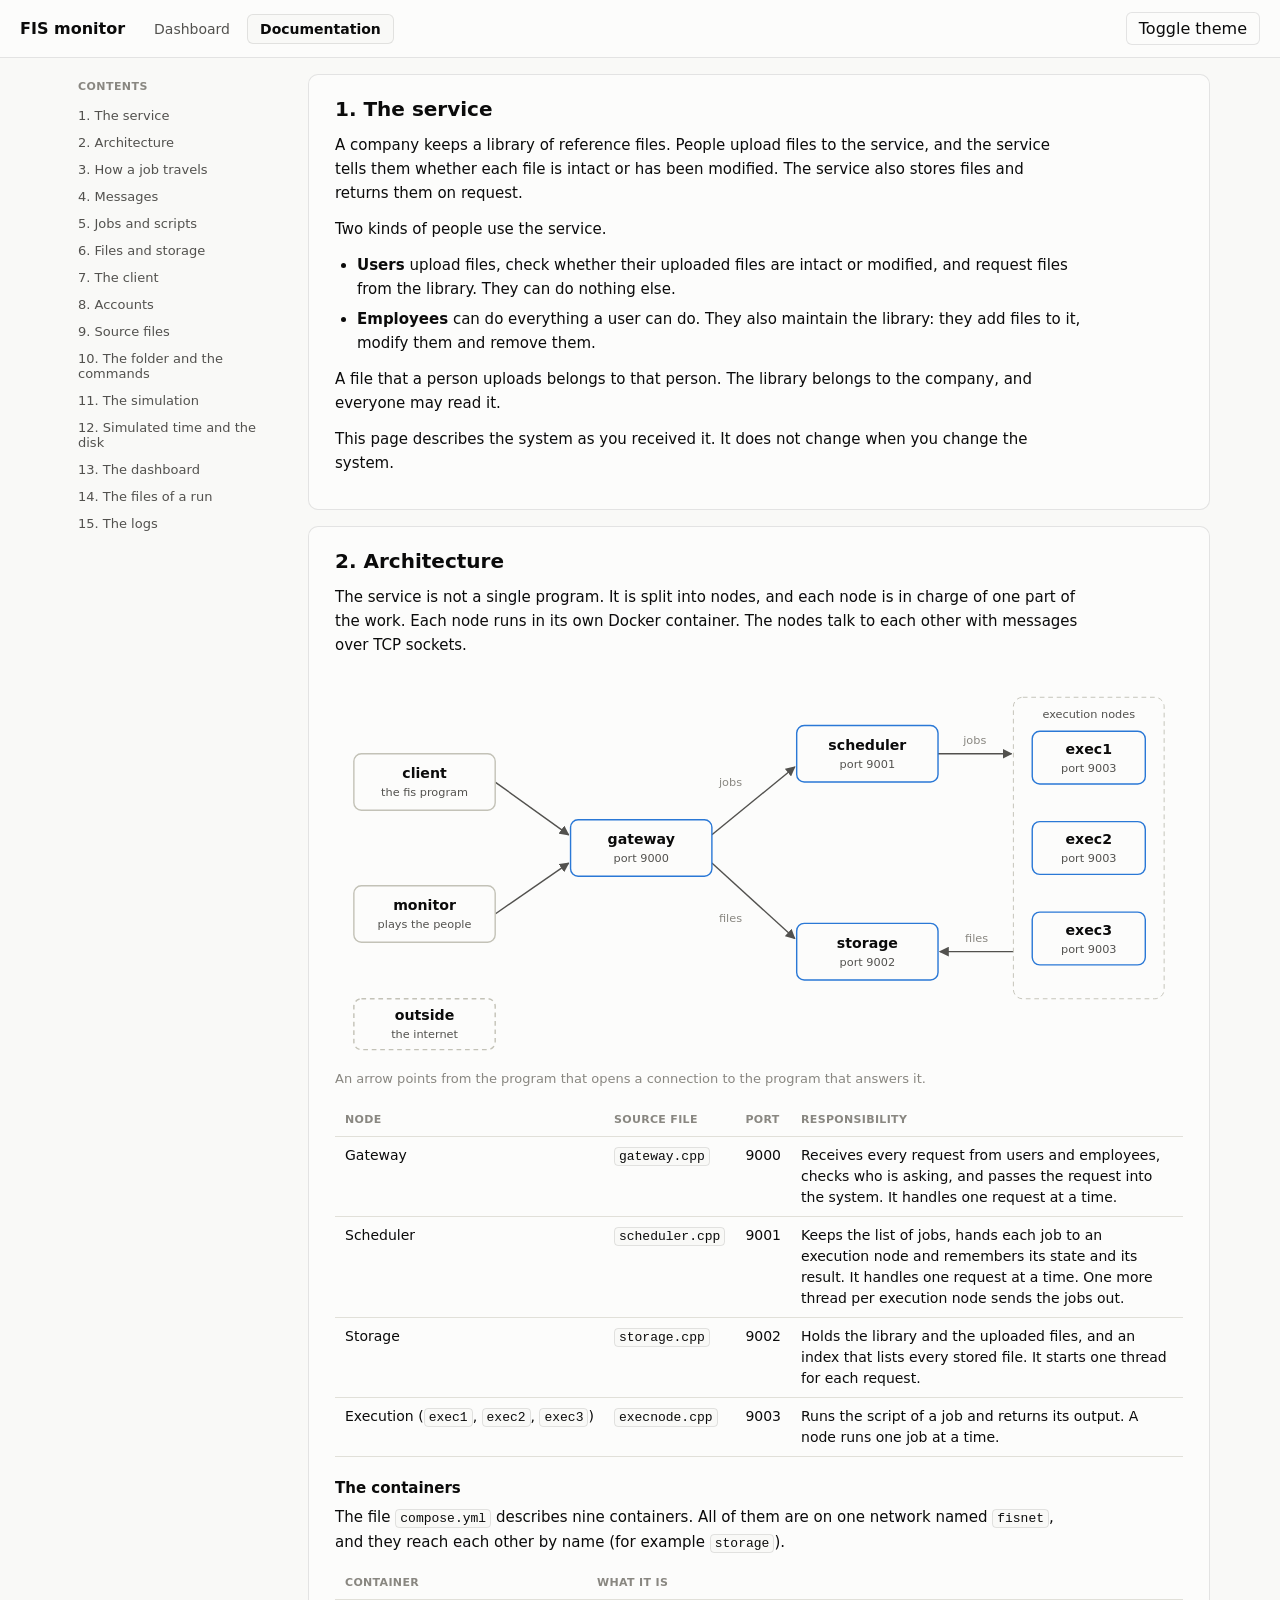
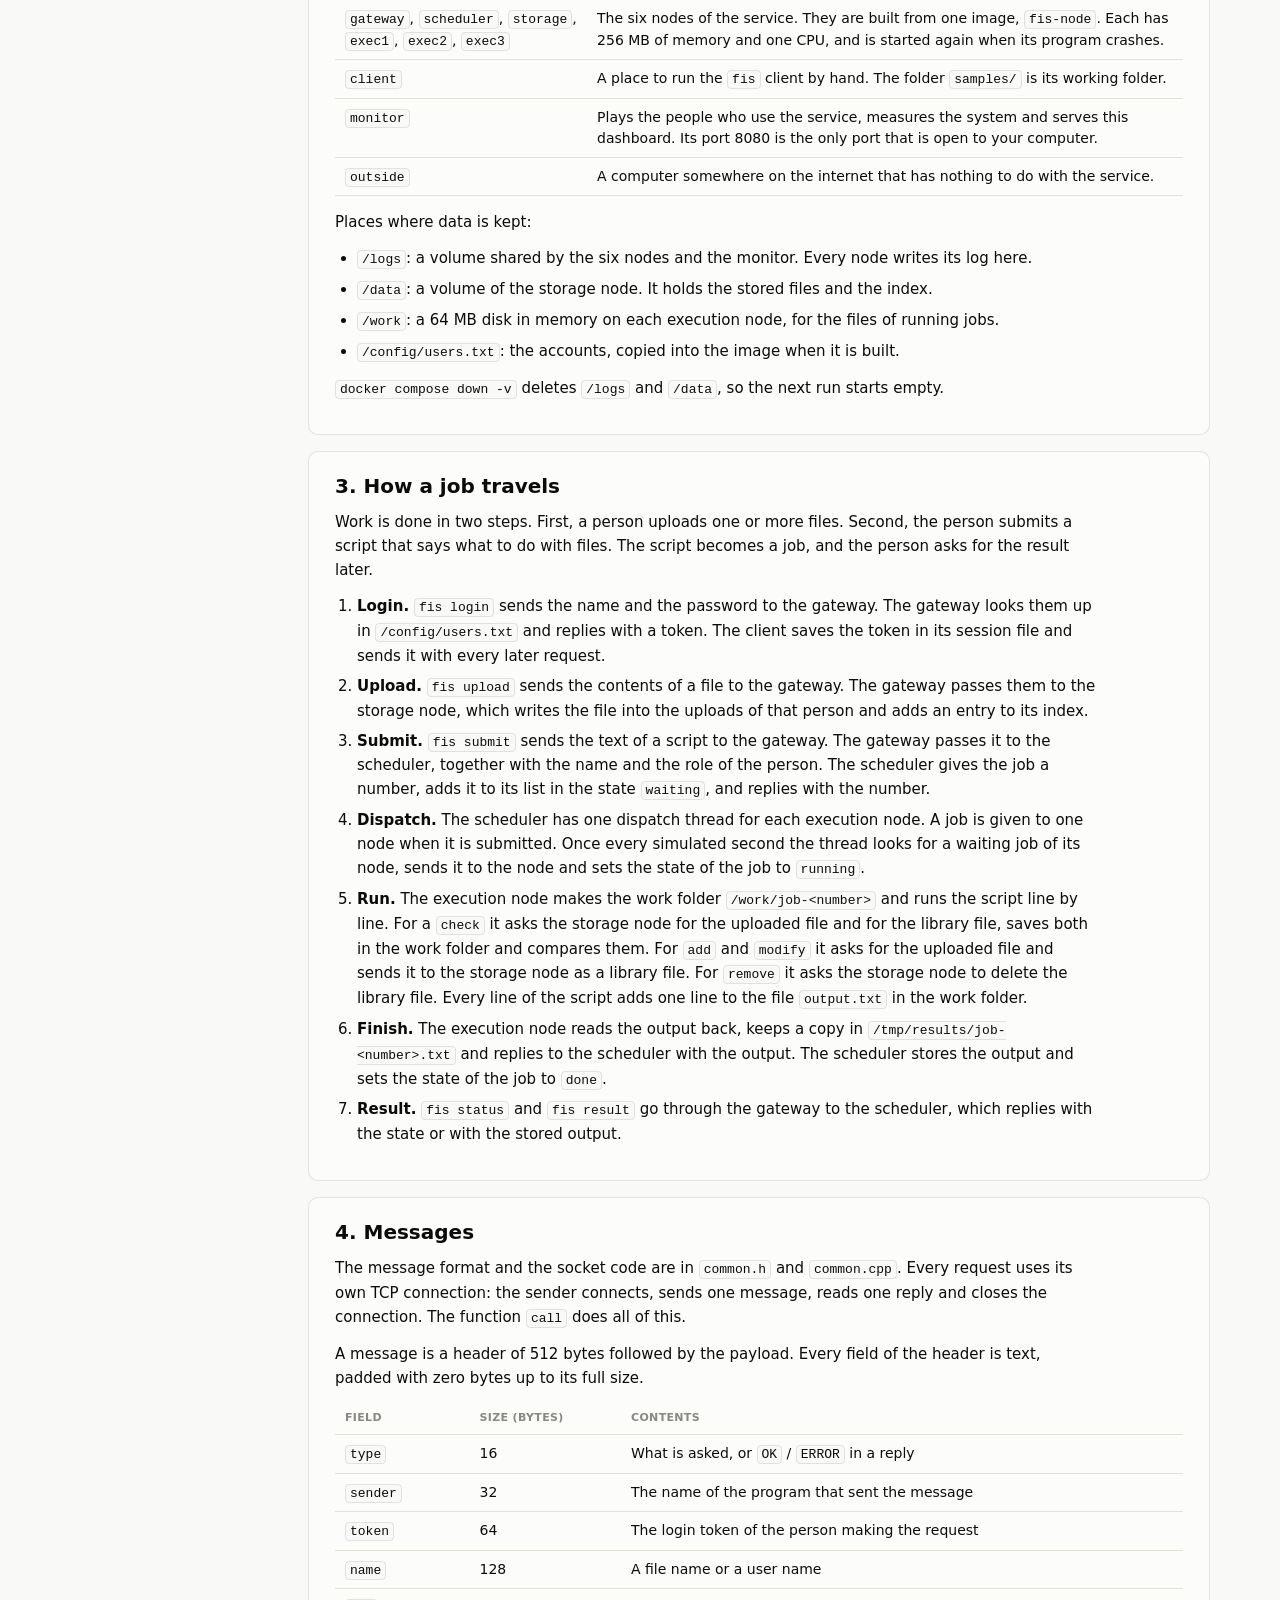
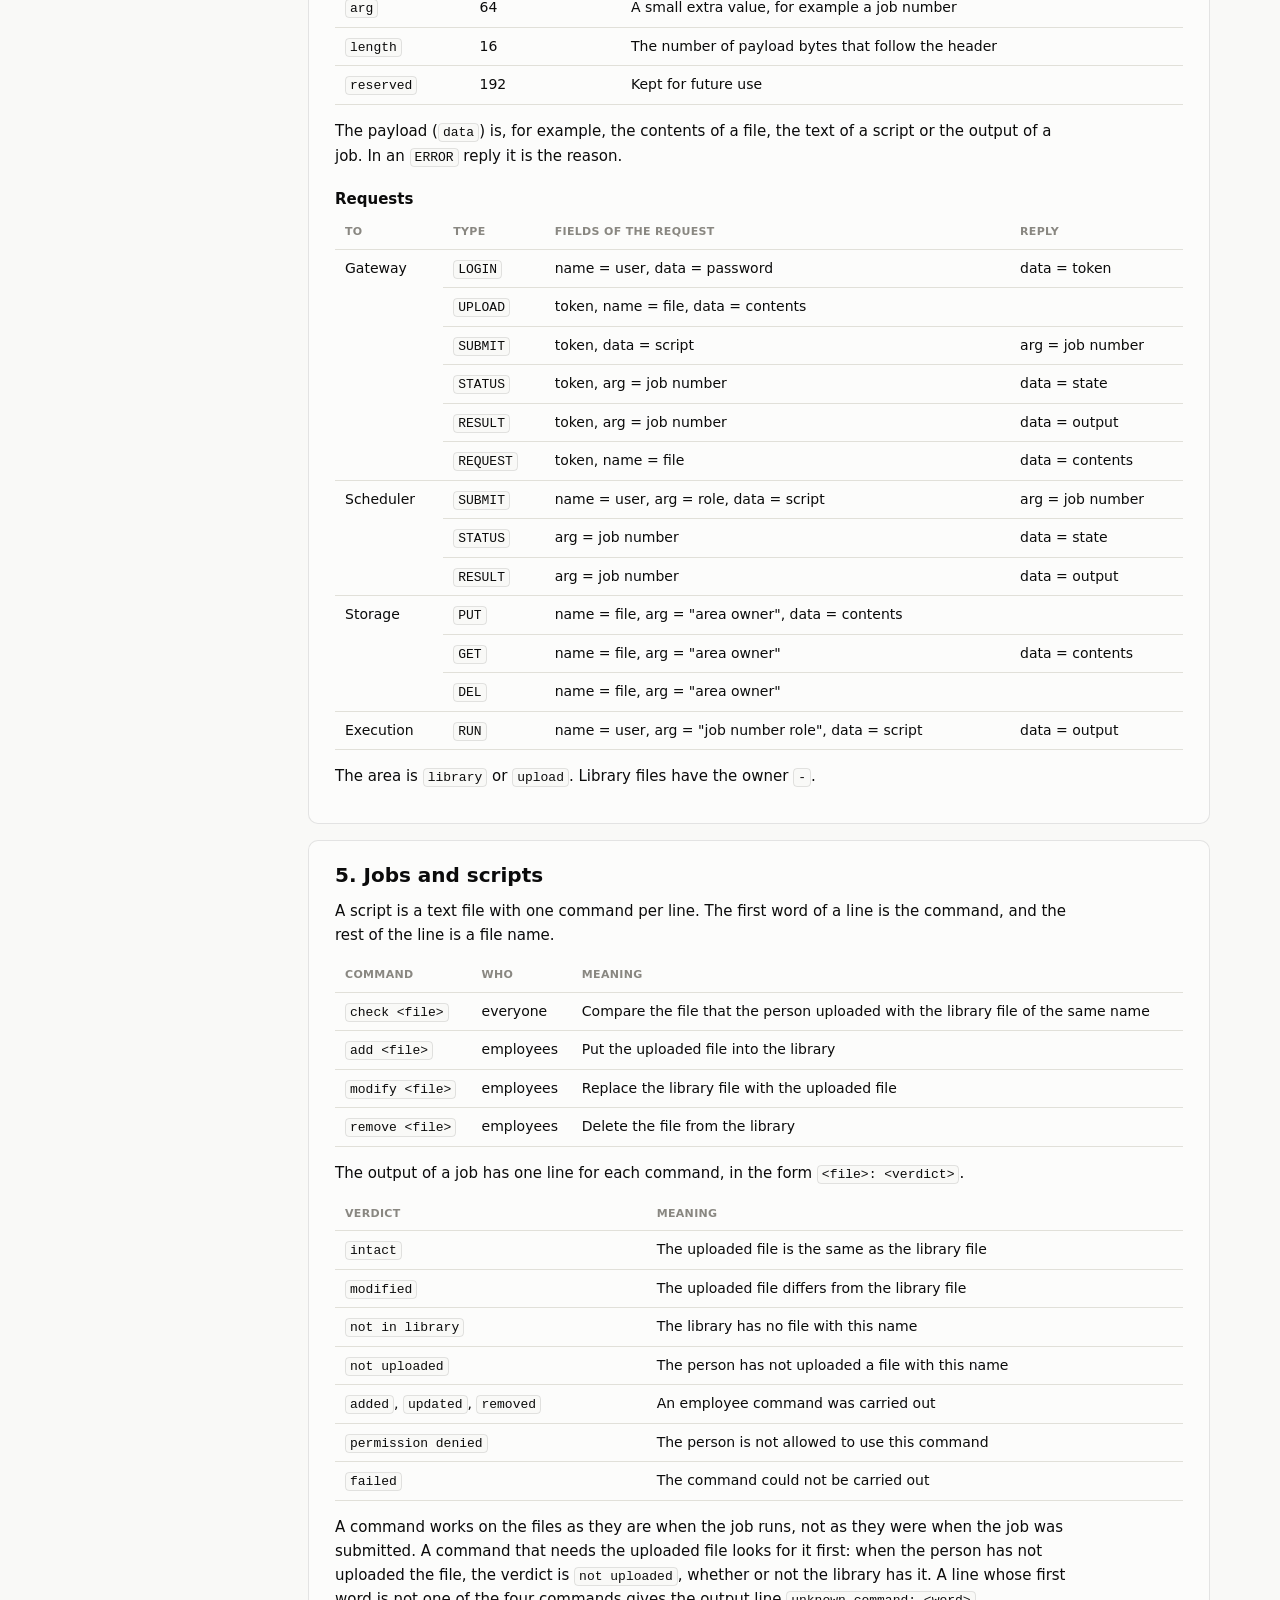
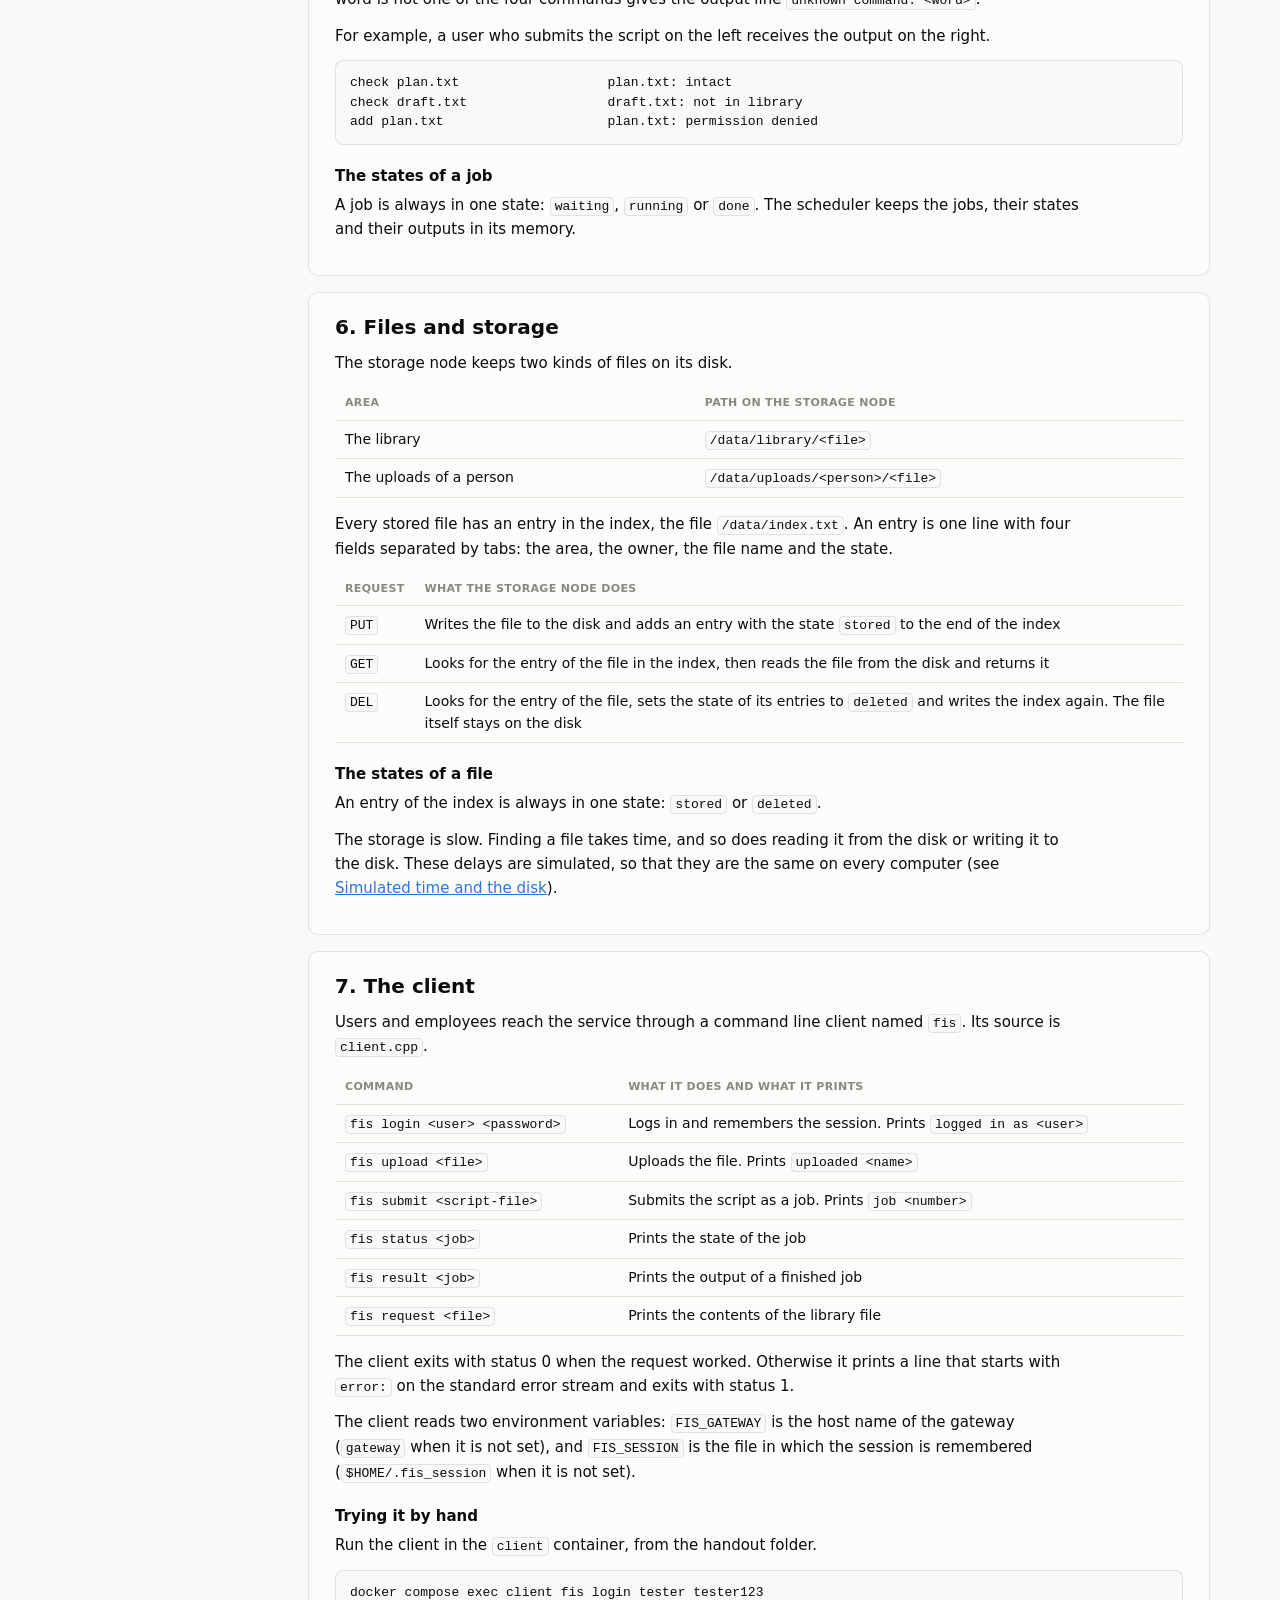
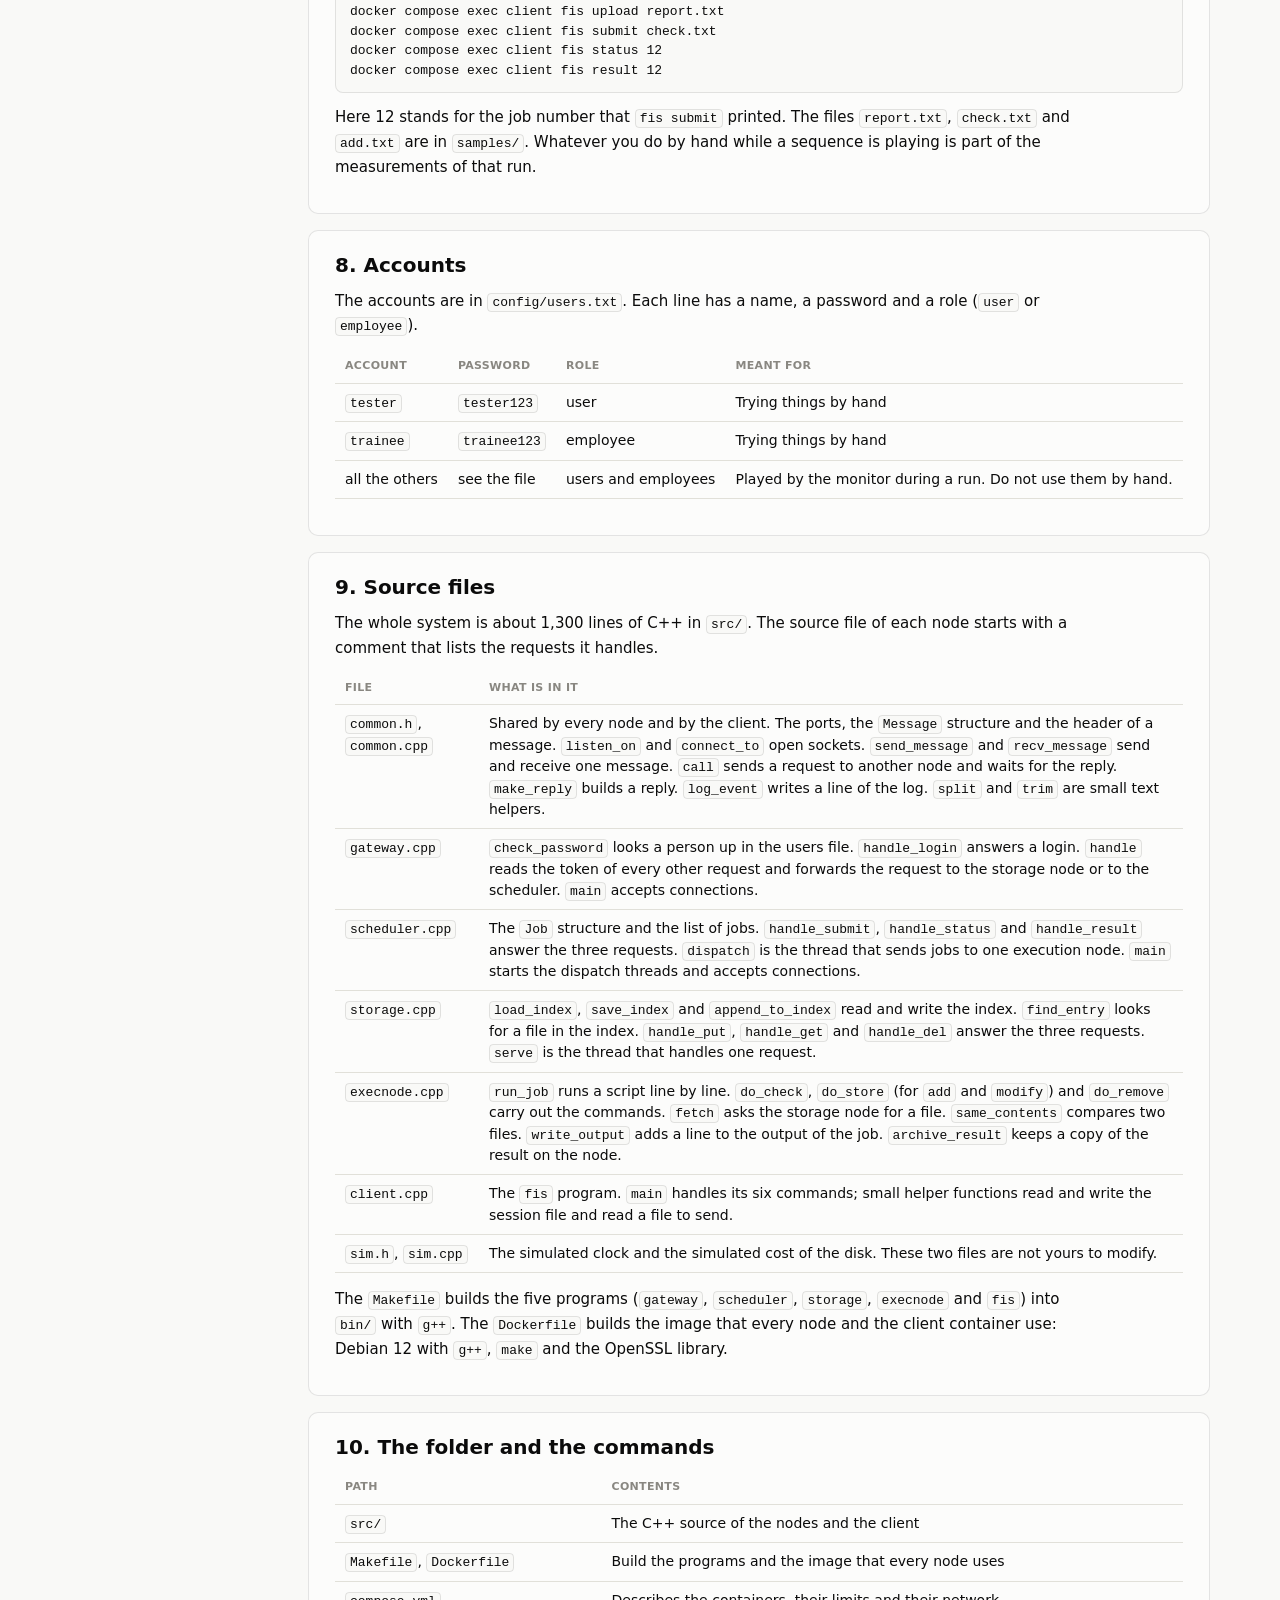
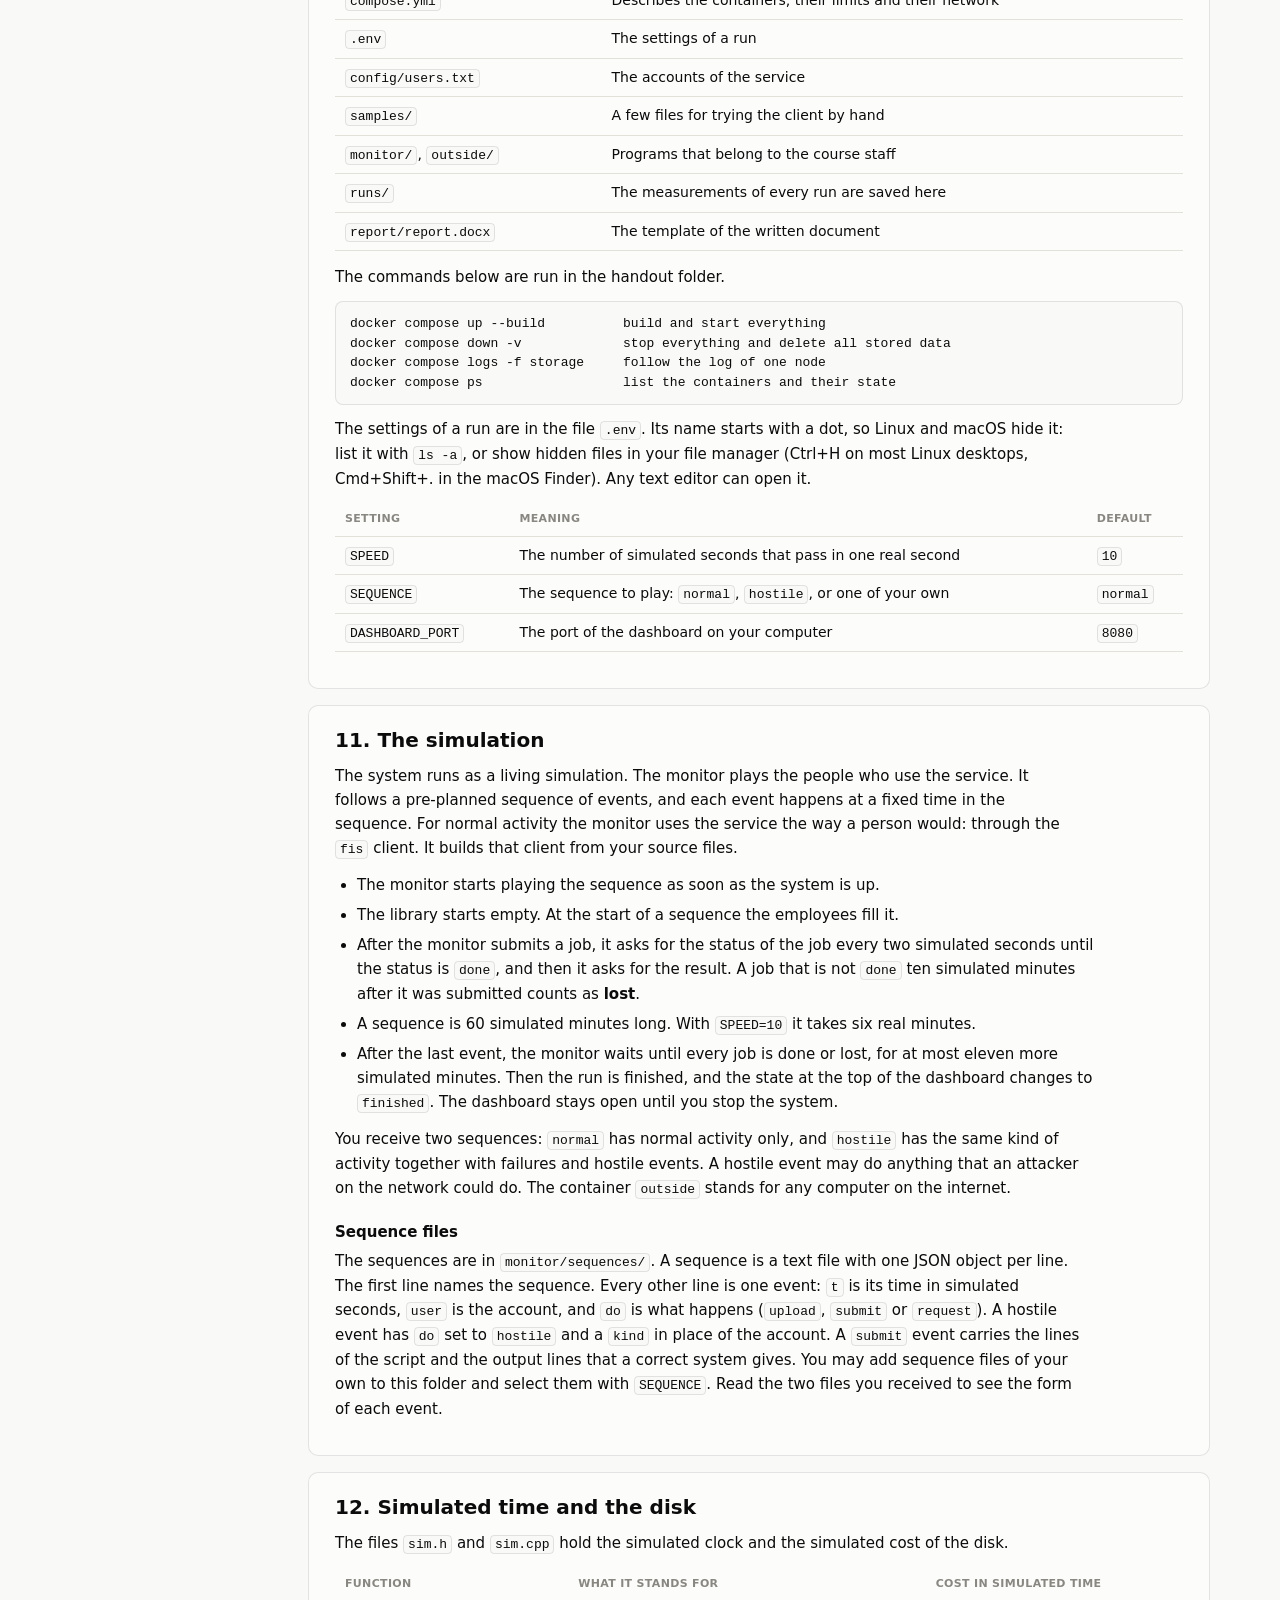
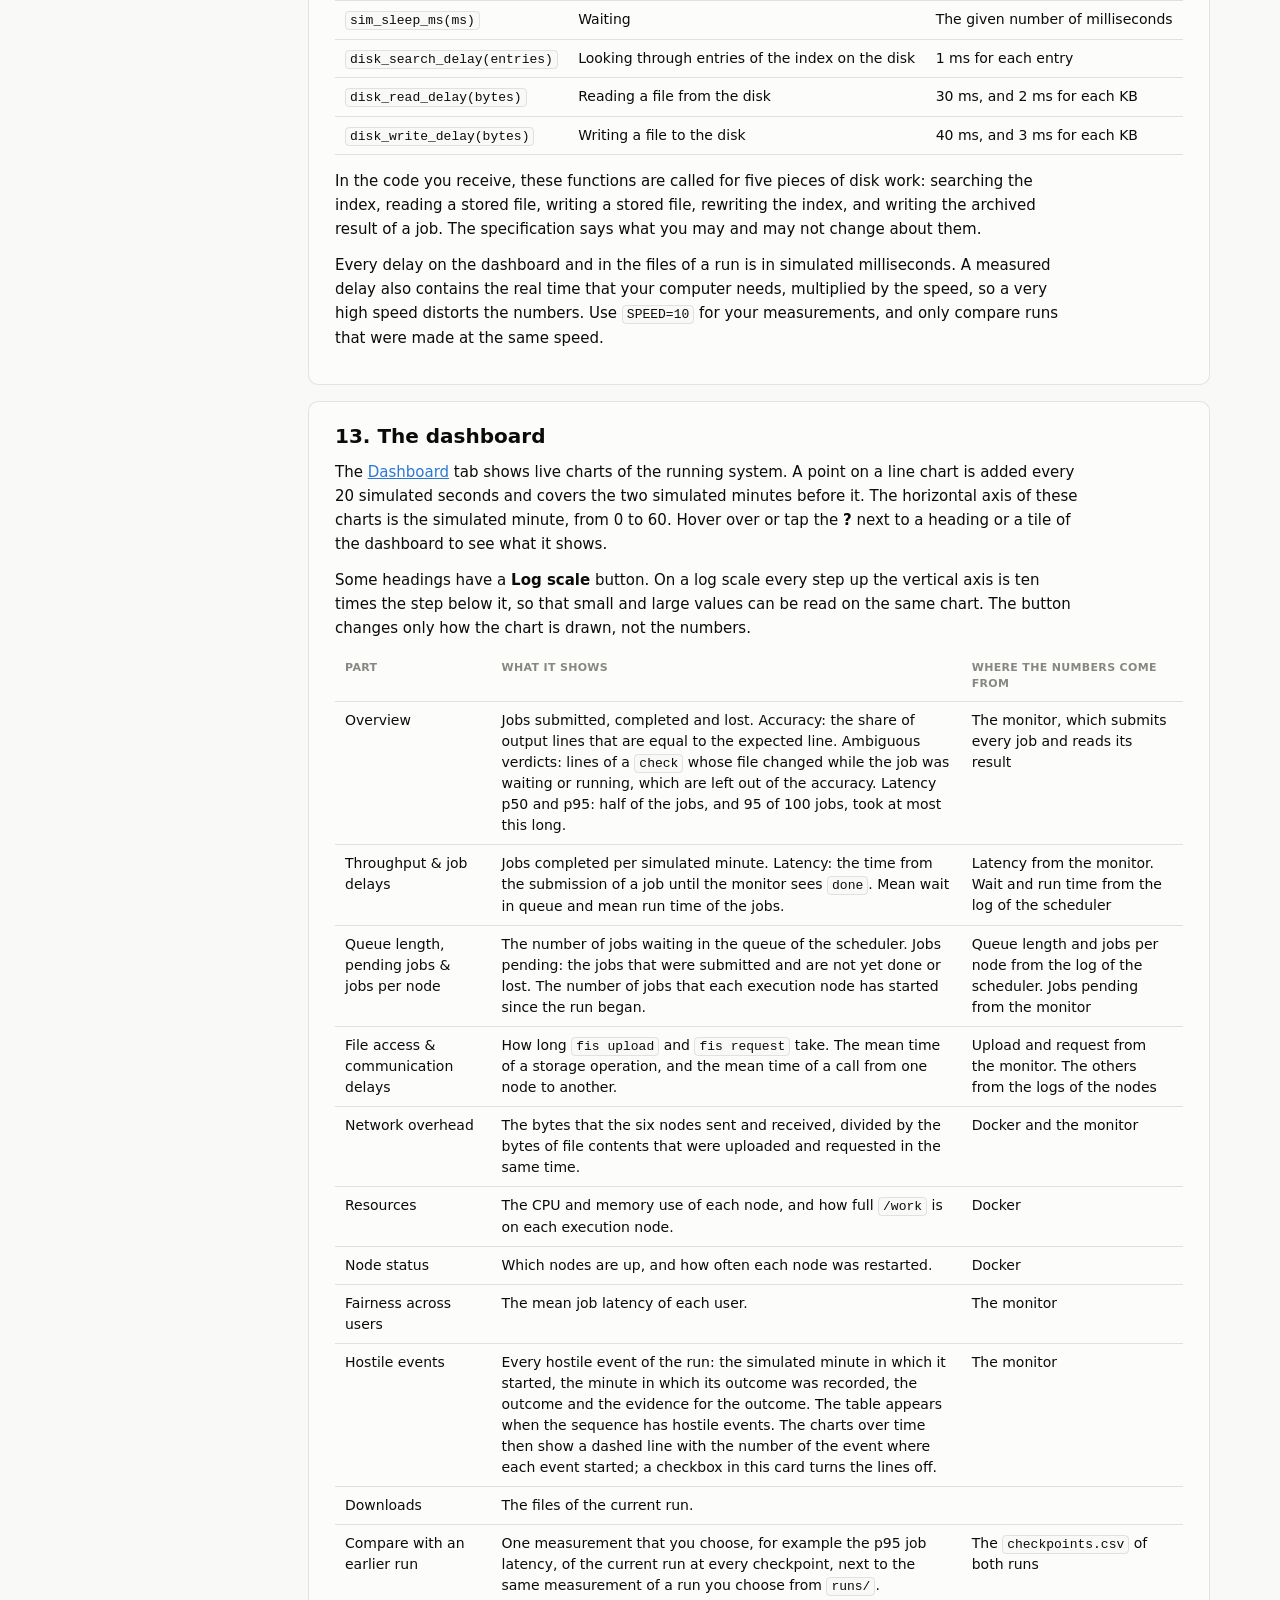
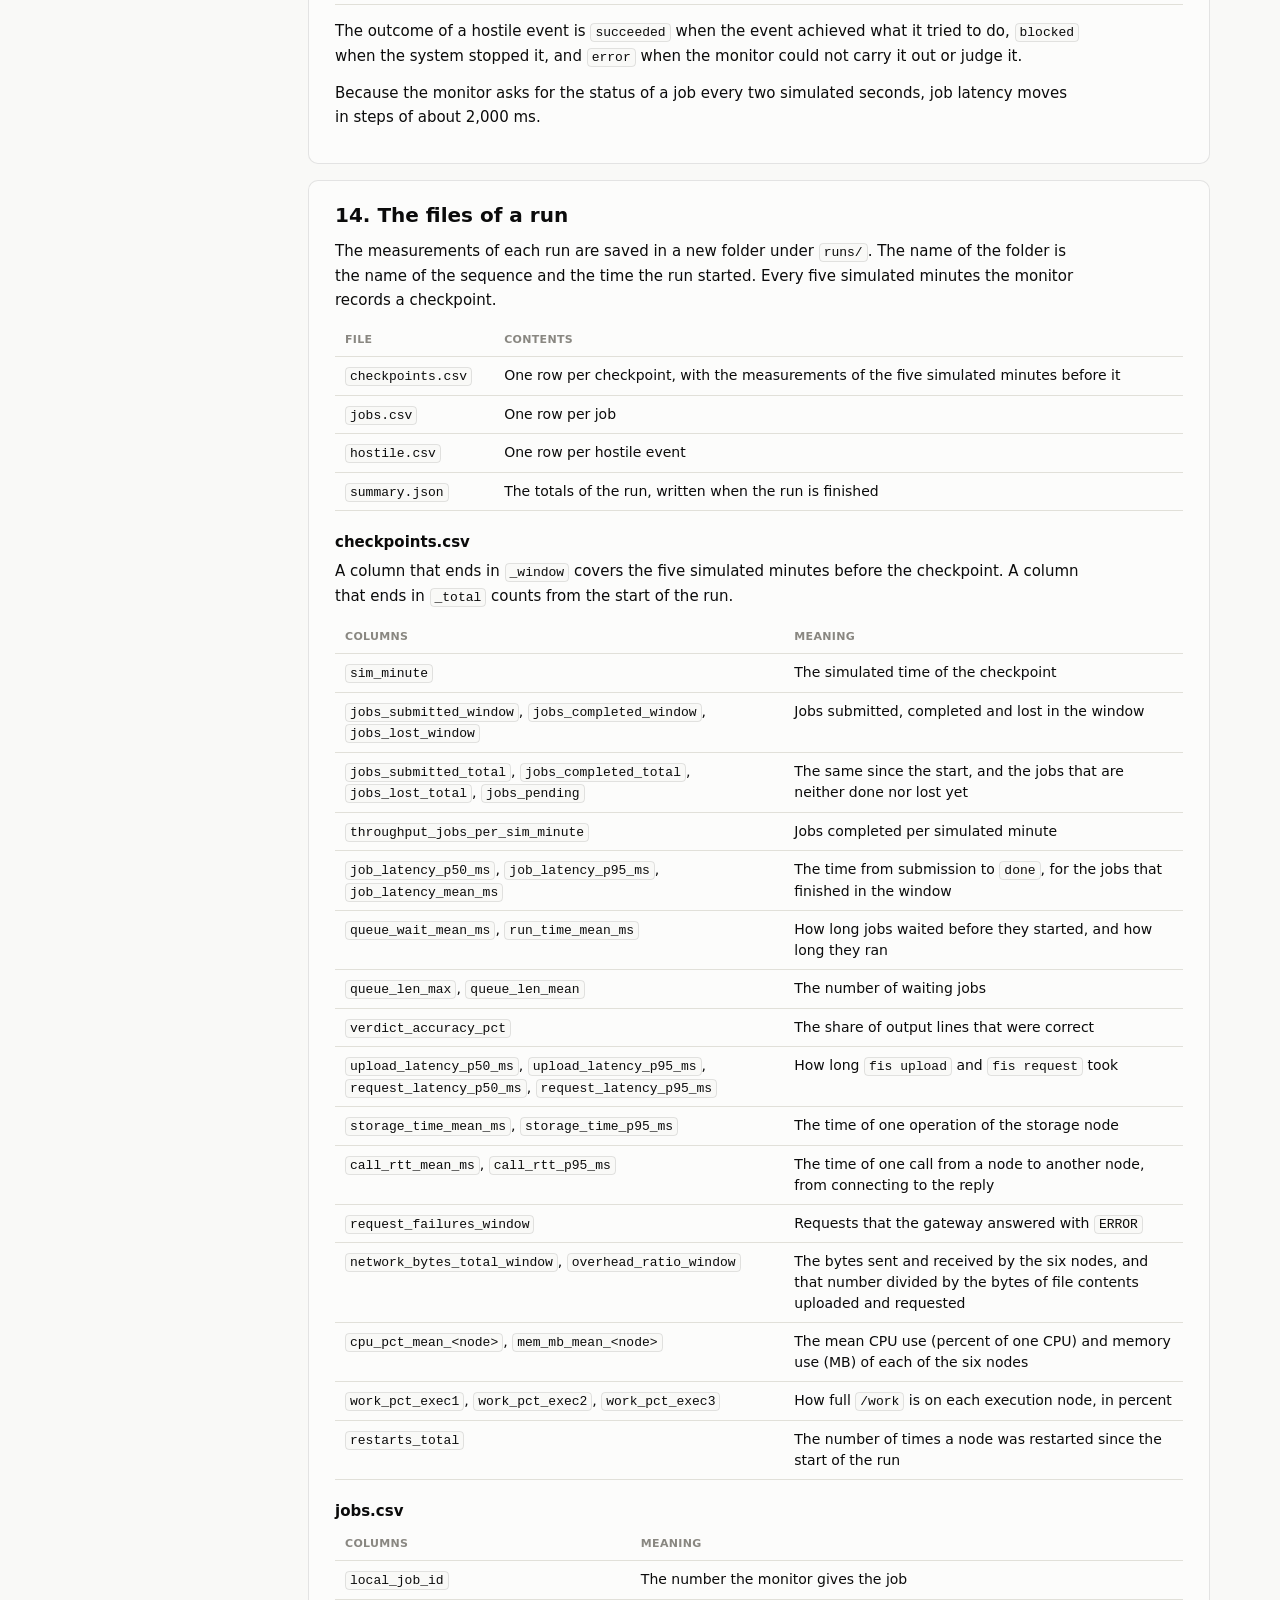
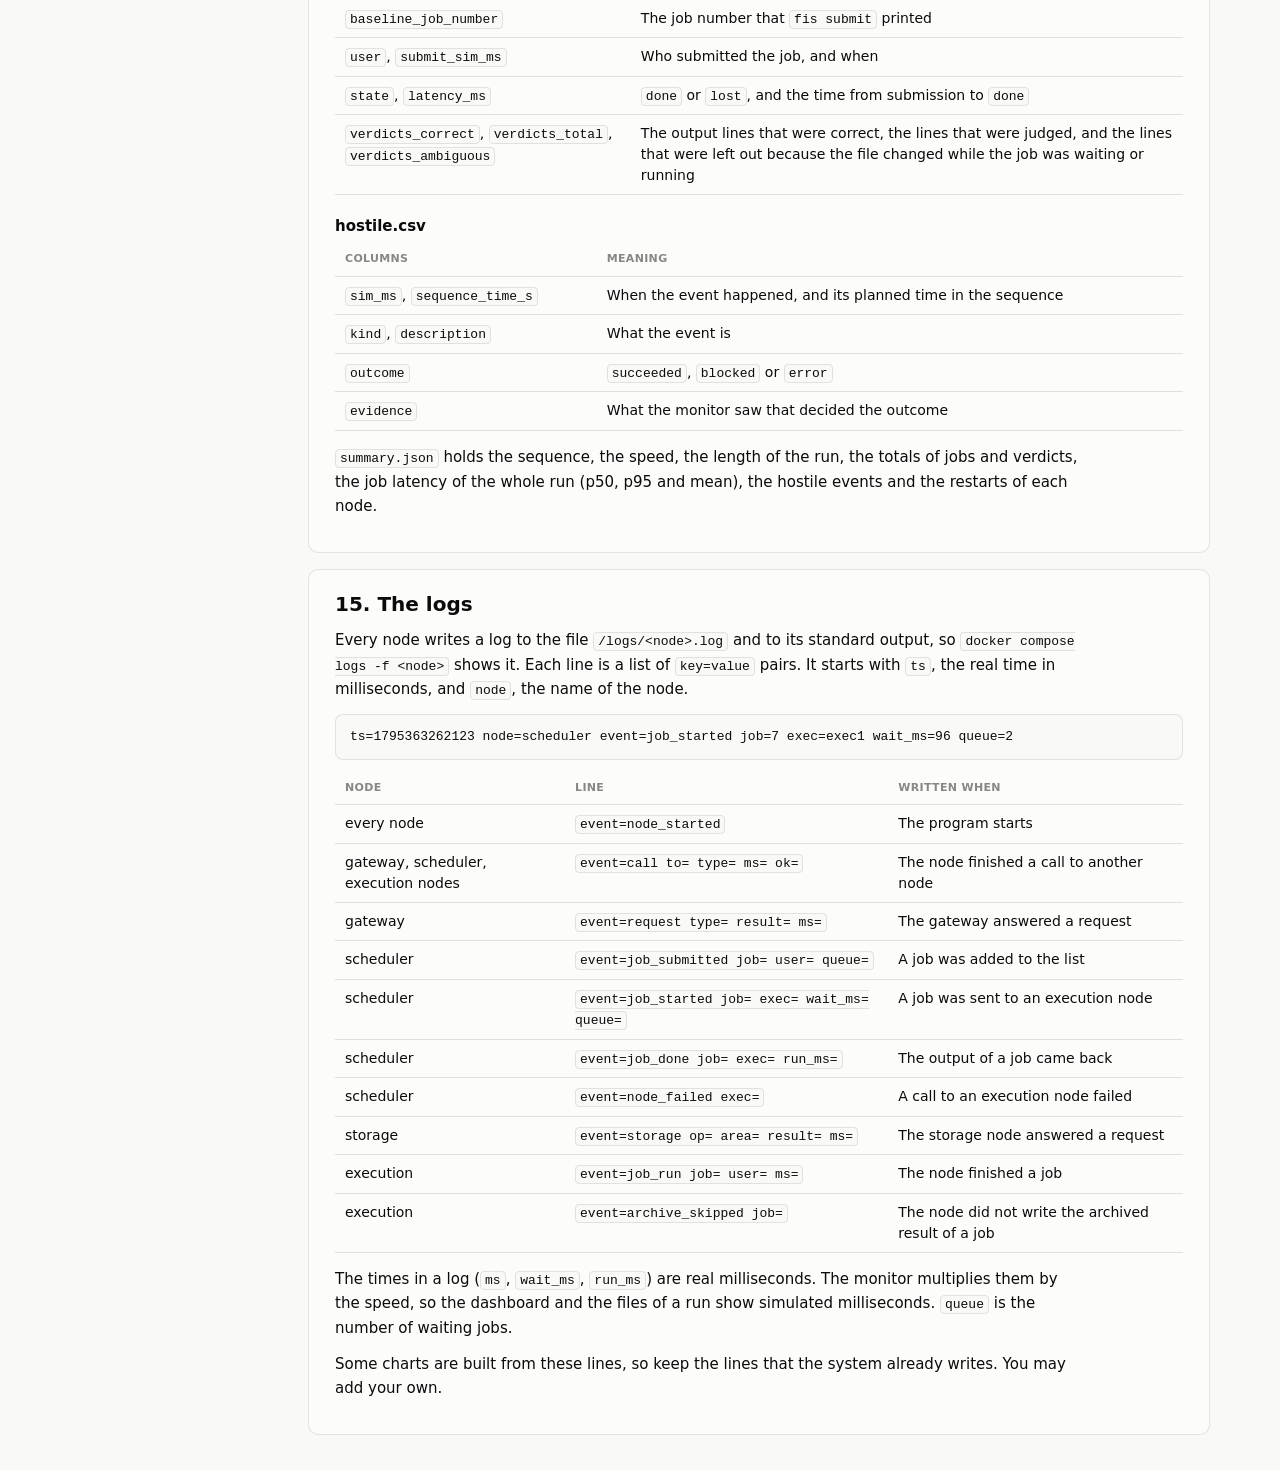
<file: monitor/static/docs.html>
<!-- docs.html -- course staff file, do not modify. -->
<!doctype html>
<html lang="en">
<head>
<meta charset="utf-8">
<meta name="viewport" content="width=device-width, initial-scale=1">
<title>FIS documentation</title>
<link rel="stylesheet" href="dashboard.css">
<script>
  // Use the theme chosen on the dashboard.
  (function () {
    try {
      var saved = localStorage.getItem("fis-theme");
      if (saved) document.documentElement.setAttribute("data-theme", saved);
    } catch (e) { /* ignore */ }
  })();
</script>
</head>
<body>
<div class="topbar">
  <h1 id="title">FIS monitor</h1>
  <nav class="tabs" aria-label="Pages">
    <a class="tab" href="/">Dashboard</a>
    <a class="tab active" href="/docs.html" aria-current="page">Documentation</a>
  </nav>
  <button class="theme-toggle" id="theme-toggle" type="button">Toggle theme</button>
</div>

<main class="docs">

<nav class="toc" aria-label="Contents">
  <div class="toc-title">Contents</div>
  <a href="#service">1. The service</a>
  <a href="#architecture">2. Architecture</a>
  <a href="#job-path">3. How a job travels</a>
  <a href="#messages">4. Messages</a>
  <a href="#jobs">5. Jobs and scripts</a>
  <a href="#files">6. Files and storage</a>
  <a href="#client">7. The client</a>
  <a href="#accounts">8. Accounts</a>
  <a href="#source">9. Source files</a>
  <a href="#folder">10. The folder and the commands</a>
  <a href="#simulation">11. The simulation</a>
  <a href="#time">12. Simulated time and the disk</a>
  <a href="#dashboard">13. The dashboard</a>
  <a href="#runfiles">14. The files of a run</a>
  <a href="#logs">15. The logs</a>
</nav>

<article>

<section class="card" id="service">
  <h2>1. The service</h2>
  <p>A company keeps a library of reference files. People upload files to the
  service, and the service tells them whether each file is intact or has been
  modified. The service also stores files and returns them on request.</p>
  <p>Two kinds of people use the service.</p>
  <ul>
    <li><b>Users</b> upload files, check whether their uploaded files are intact
    or modified, and request files from the library. They can do nothing else.</li>
    <li><b>Employees</b> can do everything a user can do. They also maintain the
    library: they add files to it, modify them and remove them.</li>
  </ul>
  <p>A file that a person uploads belongs to that person. The library belongs
  to the company, and everyone may read it.</p>
  <p>This page describes the system as you received it. It does not change
  when you change the system.</p>
</section>

<section class="card" id="architecture">
  <h2>2. Architecture</h2>
  <p>The service is not a single program. It is split into nodes, and each node
  is in charge of one part of the work. Each node runs in its own Docker
  container. The nodes talk to each other with messages over TCP sockets.</p>

  <figure class="diagram">
    <svg viewBox="0 0 900 420" role="img" aria-labelledby="arch-title arch-desc">
      <title id="arch-title">The nodes of the service</title>
      <desc id="arch-desc">The client and the monitor send requests to the
      gateway. The gateway talks to the scheduler and to the storage node. The
      scheduler sends jobs to three execution nodes. The execution nodes read
      and write files on the storage node. The container named outside is not
      part of the service.</desc>
      <defs>
        <marker id="arrow" viewBox="0 0 10 10" refX="9" refY="5" markerWidth="7" markerHeight="7" orient="auto-start-reverse">
          <path d="M 0 0 L 10 5 L 0 10 z" class="d-arrowhead"/>
        </marker>
      </defs>

      <!-- arrows -->
      <line class="d-line" x1="170" y1="120" x2="248" y2="176" marker-end="url(#arrow)"/>
      <line class="d-line" x1="170" y1="260" x2="248" y2="206" marker-end="url(#arrow)"/>
      <line class="d-line" x1="400" y1="176" x2="488" y2="104" marker-end="url(#arrow)"/>
      <line class="d-line" x1="400" y1="206" x2="488" y2="286" marker-end="url(#arrow)"/>
      <line class="d-line" x1="640" y1="90" x2="718" y2="90" marker-end="url(#arrow)"/>
      <line class="d-line" x1="720" y1="300" x2="642" y2="300" marker-end="url(#arrow)"/>

      <text class="d-label" x="432" y="124" text-anchor="end">jobs</text>
      <text class="d-label" x="432" y="268" text-anchor="end">files</text>
      <text class="d-label" x="679" y="80" text-anchor="middle">jobs</text>
      <text class="d-label" x="681" y="290" text-anchor="middle">files</text>

      <!-- people side -->
      <rect class="d-box d-outer" x="20" y="90" width="150" height="60" rx="8"/>
      <text class="d-name" x="95" y="116" text-anchor="middle">client</text>
      <text class="d-sub" x="95" y="135" text-anchor="middle">the fis program</text>

      <rect class="d-box d-outer" x="20" y="230" width="150" height="60" rx="8"/>
      <text class="d-name" x="95" y="256" text-anchor="middle">monitor</text>
      <text class="d-sub" x="95" y="275" text-anchor="middle">plays the people</text>

      <rect class="d-box d-outside" x="20" y="350" width="150" height="54" rx="8"/>
      <text class="d-name" x="95" y="373" text-anchor="middle">outside</text>
      <text class="d-sub" x="95" y="392" text-anchor="middle">the internet</text>

      <!-- service -->
      <rect class="d-box" x="250" y="160" width="150" height="60" rx="8"/>
      <text class="d-name" x="325" y="186" text-anchor="middle">gateway</text>
      <text class="d-sub" x="325" y="205" text-anchor="middle">port 9000</text>

      <rect class="d-box" x="490" y="60" width="150" height="60" rx="8"/>
      <text class="d-name" x="565" y="86" text-anchor="middle">scheduler</text>
      <text class="d-sub" x="565" y="105" text-anchor="middle">port 9001</text>

      <rect class="d-box" x="490" y="270" width="150" height="60" rx="8"/>
      <text class="d-name" x="565" y="296" text-anchor="middle">storage</text>
      <text class="d-sub" x="565" y="315" text-anchor="middle">port 9002</text>

      <rect class="d-group" x="720" y="30" width="160" height="320" rx="10"/>
      <text class="d-sub" x="800" y="52" text-anchor="middle">execution nodes</text>
      <rect class="d-box" x="740" y="66" width="120" height="56" rx="8"/>
      <text class="d-name" x="800" y="90" text-anchor="middle">exec1</text>
      <text class="d-sub" x="800" y="109" text-anchor="middle">port 9003</text>
      <rect class="d-box" x="740" y="162" width="120" height="56" rx="8"/>
      <text class="d-name" x="800" y="186" text-anchor="middle">exec2</text>
      <text class="d-sub" x="800" y="205" text-anchor="middle">port 9003</text>
      <rect class="d-box" x="740" y="258" width="120" height="56" rx="8"/>
      <text class="d-name" x="800" y="282" text-anchor="middle">exec3</text>
      <text class="d-sub" x="800" y="301" text-anchor="middle">port 9003</text>
    </svg>
    <figcaption>An arrow points from the program that opens a connection to the
    program that answers it.</figcaption>
  </figure>

  <table class="data">
    <thead><tr><th>Node</th><th>Source file</th><th>Port</th><th>Responsibility</th></tr></thead>
    <tbody>
      <tr><td>Gateway</td><td><code>gateway.cpp</code></td><td>9000</td><td>Receives every request from users and employees, checks who is asking, and passes the request into the system. It handles one request at a time.</td></tr>
      <tr><td>Scheduler</td><td><code>scheduler.cpp</code></td><td>9001</td><td>Keeps the list of jobs, hands each job to an execution node and remembers its state and its result. It handles one request at a time. One more thread per execution node sends the jobs out.</td></tr>
      <tr><td>Storage</td><td><code>storage.cpp</code></td><td>9002</td><td>Holds the library and the uploaded files, and an index that lists every stored file. It starts one thread for each request.</td></tr>
      <tr><td>Execution (<code>exec1</code>, <code>exec2</code>, <code>exec3</code>)</td><td><code>execnode.cpp</code></td><td>9003</td><td>Runs the script of a job and returns its output. A node runs one job at a time.</td></tr>
    </tbody>
  </table>

  <h3>The containers</h3>
  <p>The file <code>compose.yml</code> describes nine containers. All of them are
  on one network named <code>fisnet</code>, and they reach each other by name
  (for example <code>storage</code>).</p>
  <table class="data wrap">
    <thead><tr><th>Container</th><th>What it is</th></tr></thead>
    <tbody>
      <tr><td><code>gateway</code>, <code>scheduler</code>, <code>storage</code>, <code>exec1</code>, <code>exec2</code>, <code>exec3</code></td><td>The six nodes of the service. They are built from one image, <code>fis-node</code>. Each has 256 MB of memory and one CPU, and is started again when its program crashes.</td></tr>
      <tr><td><code>client</code></td><td>A place to run the <code>fis</code> client by hand. The folder <code>samples/</code> is its working folder.</td></tr>
      <tr><td><code>monitor</code></td><td>Plays the people who use the service, measures the system and serves this dashboard. Its port 8080 is the only port that is open to your computer.</td></tr>
      <tr><td><code>outside</code></td><td>A computer somewhere on the internet that has nothing to do with the service.</td></tr>
    </tbody>
  </table>
  <p>Places where data is kept:</p>
  <ul>
    <li><code>/logs</code>: a volume shared by the six nodes and the monitor. Every node writes its log here.</li>
    <li><code>/data</code>: a volume of the storage node. It holds the stored files and the index.</li>
    <li><code>/work</code>: a 64 MB disk in memory on each execution node, for the files of running jobs.</li>
    <li><code>/config/users.txt</code>: the accounts, copied into the image when it is built.</li>
  </ul>
  <p><code>docker compose down -v</code> deletes <code>/logs</code> and <code>/data</code>, so the next run starts empty.</p>
</section>

<section class="card" id="job-path">
  <h2>3. How a job travels</h2>
  <p>Work is done in two steps. First, a person uploads one or more files.
  Second, the person submits a script that says what to do with files. The
  script becomes a job, and the person asks for the result later.</p>
  <ol class="steps">
    <li><b>Login.</b> <code>fis login</code> sends the name and the password to the
    gateway. The gateway looks them up in <code>/config/users.txt</code> and replies
    with a token. The client saves the token in its session file and sends it
    with every later request.</li>
    <li><b>Upload.</b> <code>fis upload</code> sends the contents of a file to the
    gateway. The gateway passes them to the storage node, which writes the file
    into the uploads of that person and adds an entry to its index.</li>
    <li><b>Submit.</b> <code>fis submit</code> sends the text of a script to the
    gateway. The gateway passes it to the scheduler, together with the name and
    the role of the person. The scheduler gives the job a number, adds it to
    its list in the state <code>waiting</code>, and replies with the number.</li>
    <li><b>Dispatch.</b> The scheduler has one dispatch thread for each execution
    node. A job is given to one node when it is submitted. Once every simulated
    second the thread looks for a waiting job of its node, sends it to the node
    and sets the state of the job to <code>running</code>.</li>
    <li><b>Run.</b> The execution node makes the work folder
    <code>/work/job-&lt;number&gt;</code> and runs the script line by line. For a
    <code>check</code> it asks the storage node for the uploaded file and for the
    library file, saves both in the work folder and compares them. For
    <code>add</code> and <code>modify</code> it asks for the uploaded file and
    sends it to the storage node as a library file. For <code>remove</code> it
    asks the storage node to delete the library file. Every line of the script
    adds one line to the file <code>output.txt</code> in the work folder.</li>
    <li><b>Finish.</b> The execution node reads the output back, keeps a copy in
    <code>/tmp/results/job-&lt;number&gt;.txt</code> and replies to the scheduler
    with the output. The scheduler stores the output and sets the state of the
    job to <code>done</code>.</li>
    <li><b>Result.</b> <code>fis status</code> and <code>fis result</code> go
    through the gateway to the scheduler, which replies with the state or with
    the stored output.</li>
  </ol>
</section>

<section class="card" id="messages">
  <h2>4. Messages</h2>
  <p>The message format and the socket code are in <code>common.h</code> and
  <code>common.cpp</code>. Every request uses its own TCP connection: the sender
  connects, sends one message, reads one reply and closes the connection. The
  function <code>call</code> does all of this.</p>
  <p>A message is a header of 512 bytes followed by the payload. Every field of
  the header is text, padded with zero bytes up to its full size.</p>
  <table class="data">
    <thead><tr><th>Field</th><th>Size (bytes)</th><th>Contents</th></tr></thead>
    <tbody>
      <tr><td><code>type</code></td><td>16</td><td>What is asked, or <code>OK</code> / <code>ERROR</code> in a reply</td></tr>
      <tr><td><code>sender</code></td><td>32</td><td>The name of the program that sent the message</td></tr>
      <tr><td><code>token</code></td><td>64</td><td>The login token of the person making the request</td></tr>
      <tr><td><code>name</code></td><td>128</td><td>A file name or a user name</td></tr>
      <tr><td><code>arg</code></td><td>64</td><td>A small extra value, for example a job number</td></tr>
      <tr><td><code>length</code></td><td>16</td><td>The number of payload bytes that follow the header</td></tr>
      <tr><td><code>reserved</code></td><td>192</td><td>Kept for future use</td></tr>
    </tbody>
  </table>
  <p>The payload (<code>data</code>) is, for example, the contents of a file, the
  text of a script or the output of a job. In an <code>ERROR</code> reply it is
  the reason.</p>

  <h3>Requests</h3>
  <table class="data">
    <thead><tr><th>To</th><th>Type</th><th>Fields of the request</th><th>Reply</th></tr></thead>
    <tbody>
      <tr><td rowspan="6">Gateway</td><td><code>LOGIN</code></td><td>name = user, data = password</td><td>data = token</td></tr>
      <tr><td><code>UPLOAD</code></td><td>token, name = file, data = contents</td><td></td></tr>
      <tr><td><code>SUBMIT</code></td><td>token, data = script</td><td>arg = job number</td></tr>
      <tr><td><code>STATUS</code></td><td>token, arg = job number</td><td>data = state</td></tr>
      <tr><td><code>RESULT</code></td><td>token, arg = job number</td><td>data = output</td></tr>
      <tr><td><code>REQUEST</code></td><td>token, name = file</td><td>data = contents</td></tr>
      <tr><td rowspan="3">Scheduler</td><td><code>SUBMIT</code></td><td>name = user, arg = role, data = script</td><td>arg = job number</td></tr>
      <tr><td><code>STATUS</code></td><td>arg = job number</td><td>data = state</td></tr>
      <tr><td><code>RESULT</code></td><td>arg = job number</td><td>data = output</td></tr>
      <tr><td rowspan="3">Storage</td><td><code>PUT</code></td><td>name = file, arg = "area owner", data = contents</td><td></td></tr>
      <tr><td><code>GET</code></td><td>name = file, arg = "area owner"</td><td>data = contents</td></tr>
      <tr><td><code>DEL</code></td><td>name = file, arg = "area owner"</td><td></td></tr>
      <tr><td>Execution</td><td><code>RUN</code></td><td>name = user, arg = "job number role", data = script</td><td>data = output</td></tr>
    </tbody>
  </table>
  <p>The area is <code>library</code> or <code>upload</code>. Library files have
  the owner <code>-</code>.</p>
</section>

<section class="card" id="jobs">
  <h2>5. Jobs and scripts</h2>
  <p>A script is a text file with one command per line. The first word of a
  line is the command, and the rest of the line is a file name.</p>
  <table class="data">
    <thead><tr><th>Command</th><th>Who</th><th>Meaning</th></tr></thead>
    <tbody>
      <tr><td><code>check &lt;file&gt;</code></td><td>everyone</td><td>Compare the file that the person uploaded with the library file of the same name</td></tr>
      <tr><td><code>add &lt;file&gt;</code></td><td>employees</td><td>Put the uploaded file into the library</td></tr>
      <tr><td><code>modify &lt;file&gt;</code></td><td>employees</td><td>Replace the library file with the uploaded file</td></tr>
      <tr><td><code>remove &lt;file&gt;</code></td><td>employees</td><td>Delete the file from the library</td></tr>
    </tbody>
  </table>
  <p>The output of a job has one line for each command, in the form
  <code>&lt;file&gt;: &lt;verdict&gt;</code>.</p>
  <table class="data">
    <thead><tr><th>Verdict</th><th>Meaning</th></tr></thead>
    <tbody>
      <tr><td><code>intact</code></td><td>The uploaded file is the same as the library file</td></tr>
      <tr><td><code>modified</code></td><td>The uploaded file differs from the library file</td></tr>
      <tr><td><code>not in library</code></td><td>The library has no file with this name</td></tr>
      <tr><td><code>not uploaded</code></td><td>The person has not uploaded a file with this name</td></tr>
      <tr><td><code>added</code>, <code>updated</code>, <code>removed</code></td><td>An employee command was carried out</td></tr>
      <tr><td><code>permission denied</code></td><td>The person is not allowed to use this command</td></tr>
      <tr><td><code>failed</code></td><td>The command could not be carried out</td></tr>
    </tbody>
  </table>
  <p>A command works on the files as they are when the job runs, not as they
  were when the job was submitted. A command that needs the uploaded file looks
  for it first: when the person has not uploaded the file, the verdict is
  <code>not uploaded</code>, whether or not the library has it. A line whose
  first word is not one of the four commands gives the output line
  <code>unknown command: &lt;word&gt;</code>.</p>
  <p>For example, a user who submits the script on the left receives the output
  on the right.</p>
<pre>check plan.txt                   plan.txt: intact
check draft.txt                  draft.txt: not in library
add plan.txt                     plan.txt: permission denied</pre>
  <h3>The states of a job</h3>
  <p>A job is always in one state: <code>waiting</code>, <code>running</code> or
  <code>done</code>. The scheduler keeps the jobs, their states and their outputs
  in its memory.</p>
</section>

<section class="card" id="files">
  <h2>6. Files and storage</h2>
  <p>The storage node keeps two kinds of files on its disk.</p>
  <table class="data">
    <thead><tr><th>Area</th><th>Path on the storage node</th></tr></thead>
    <tbody>
      <tr><td>The library</td><td><code>/data/library/&lt;file&gt;</code></td></tr>
      <tr><td>The uploads of a person</td><td><code>/data/uploads/&lt;person&gt;/&lt;file&gt;</code></td></tr>
    </tbody>
  </table>
  <p>Every stored file has an entry in the index, the file
  <code>/data/index.txt</code>. An entry is one line with four fields separated
  by tabs: the area, the owner, the file name and the state.</p>
  <table class="data">
    <thead><tr><th>Request</th><th>What the storage node does</th></tr></thead>
    <tbody>
      <tr><td><code>PUT</code></td><td>Writes the file to the disk and adds an entry with the state <code>stored</code> to the end of the index</td></tr>
      <tr><td><code>GET</code></td><td>Looks for the entry of the file in the index, then reads the file from the disk and returns it</td></tr>
      <tr><td><code>DEL</code></td><td>Looks for the entry of the file, sets the state of its entries to <code>deleted</code> and writes the index again. The file itself stays on the disk</td></tr>
    </tbody>
  </table>
  <h3>The states of a file</h3>
  <p>An entry of the index is always in one state: <code>stored</code> or
  <code>deleted</code>.</p>
  <p>The storage is slow. Finding a file takes time, and so does reading it
  from the disk or writing it to the disk. These delays are simulated, so that
  they are the same on every computer (see
  <a href="#time">Simulated time and the disk</a>).</p>
</section>

<section class="card" id="client">
  <h2>7. The client</h2>
  <p>Users and employees reach the service through a command line client named
  <code>fis</code>. Its source is <code>client.cpp</code>.</p>
  <table class="data">
    <thead><tr><th>Command</th><th>What it does and what it prints</th></tr></thead>
    <tbody>
      <tr><td><code>fis login &lt;user&gt; &lt;password&gt;</code></td><td>Logs in and remembers the session. Prints <code>logged in as &lt;user&gt;</code></td></tr>
      <tr><td><code>fis upload &lt;file&gt;</code></td><td>Uploads the file. Prints <code>uploaded &lt;name&gt;</code></td></tr>
      <tr><td><code>fis submit &lt;script-file&gt;</code></td><td>Submits the script as a job. Prints <code>job &lt;number&gt;</code></td></tr>
      <tr><td><code>fis status &lt;job&gt;</code></td><td>Prints the state of the job</td></tr>
      <tr><td><code>fis result &lt;job&gt;</code></td><td>Prints the output of a finished job</td></tr>
      <tr><td><code>fis request &lt;file&gt;</code></td><td>Prints the contents of the library file</td></tr>
    </tbody>
  </table>
  <p>The client exits with status 0 when the request worked. Otherwise it
  prints a line that starts with <code>error:</code> on the standard error
  stream and exits with status 1.</p>
  <p>The client reads two environment variables: <code>FIS_GATEWAY</code> is the
  host name of the gateway (<code>gateway</code> when it is not set), and
  <code>FIS_SESSION</code> is the file in which the session is remembered
  (<code>$HOME/.fis_session</code> when it is not set).</p>
  <h3>Trying it by hand</h3>
  <p>Run the client in the <code>client</code> container, from the handout
  folder.</p>
<pre>docker compose exec client fis login tester tester123
docker compose exec client fis upload report.txt
docker compose exec client fis submit check.txt
docker compose exec client fis status 12
docker compose exec client fis result 12</pre>
  <p>Here 12 stands for the job number that <code>fis submit</code> printed. The
  files <code>report.txt</code>, <code>check.txt</code> and <code>add.txt</code> are
  in <code>samples/</code>. Whatever you do by hand while a sequence is playing
  is part of the measurements of that run.</p>
</section>

<section class="card" id="accounts">
  <h2>8. Accounts</h2>
  <p>The accounts are in <code>config/users.txt</code>. Each line has a name, a
  password and a role (<code>user</code> or <code>employee</code>).</p>
  <table class="data">
    <thead><tr><th>Account</th><th>Password</th><th>Role</th><th>Meant for</th></tr></thead>
    <tbody>
      <tr><td><code>tester</code></td><td><code>tester123</code></td><td>user</td><td>Trying things by hand</td></tr>
      <tr><td><code>trainee</code></td><td><code>trainee123</code></td><td>employee</td><td>Trying things by hand</td></tr>
      <tr><td>all the others</td><td>see the file</td><td>users and employees</td><td>Played by the monitor during a run. Do not use them by hand.</td></tr>
    </tbody>
  </table>
</section>

<section class="card" id="source">
  <h2>9. Source files</h2>
  <p>The whole system is about 1,300 lines of C++ in <code>src/</code>. The
  source file of each node starts with a comment that lists the requests it
  handles.</p>
  <table class="data wrap">
    <thead><tr><th>File</th><th>What is in it</th></tr></thead>
    <tbody>
      <tr><td><code>common.h</code>, <code>common.cpp</code></td><td>Shared by every node and by the client. The ports, the <code>Message</code> structure and the header of a message. <code>listen_on</code> and <code>connect_to</code> open sockets. <code>send_message</code> and <code>recv_message</code> send and receive one message. <code>call</code> sends a request to another node and waits for the reply. <code>make_reply</code> builds a reply. <code>log_event</code> writes a line of the log. <code>split</code> and <code>trim</code> are small text helpers.</td></tr>
      <tr><td><code>gateway.cpp</code></td><td><code>check_password</code> looks a person up in the users file. <code>handle_login</code> answers a login. <code>handle</code> reads the token of every other request and forwards the request to the storage node or to the scheduler. <code>main</code> accepts connections.</td></tr>
      <tr><td><code>scheduler.cpp</code></td><td>The <code>Job</code> structure and the list of jobs. <code>handle_submit</code>, <code>handle_status</code> and <code>handle_result</code> answer the three requests. <code>dispatch</code> is the thread that sends jobs to one execution node. <code>main</code> starts the dispatch threads and accepts connections.</td></tr>
      <tr><td><code>storage.cpp</code></td><td><code>load_index</code>, <code>save_index</code> and <code>append_to_index</code> read and write the index. <code>find_entry</code> looks for a file in the index. <code>handle_put</code>, <code>handle_get</code> and <code>handle_del</code> answer the three requests. <code>serve</code> is the thread that handles one request.</td></tr>
      <tr><td><code>execnode.cpp</code></td><td><code>run_job</code> runs a script line by line. <code>do_check</code>, <code>do_store</code> (for <code>add</code> and <code>modify</code>) and <code>do_remove</code> carry out the commands. <code>fetch</code> asks the storage node for a file. <code>same_contents</code> compares two files. <code>write_output</code> adds a line to the output of the job. <code>archive_result</code> keeps a copy of the result on the node.</td></tr>
      <tr><td><code>client.cpp</code></td><td>The <code>fis</code> program. <code>main</code> handles its six commands; small helper functions read and write the session file and read a file to send.</td></tr>
      <tr><td><code>sim.h</code>, <code>sim.cpp</code></td><td>The simulated clock and the simulated cost of the disk. These two files are not yours to modify.</td></tr>
    </tbody>
  </table>
  <p>The <code>Makefile</code> builds the five programs (<code>gateway</code>,
  <code>scheduler</code>, <code>storage</code>, <code>execnode</code> and
  <code>fis</code>) into <code>bin/</code> with <code>g++</code>. The
  <code>Dockerfile</code> builds the image that every node and the client
  container use: Debian 12 with <code>g++</code>, <code>make</code> and the
  OpenSSL library.</p>
</section>

<section class="card" id="folder">
  <h2>10. The folder and the commands</h2>
  <table class="data">
    <thead><tr><th>Path</th><th>Contents</th></tr></thead>
    <tbody>
      <tr><td><code>src/</code></td><td>The C++ source of the nodes and the client</td></tr>
      <tr><td><code>Makefile</code>, <code>Dockerfile</code></td><td>Build the programs and the image that every node uses</td></tr>
      <tr><td><code>compose.yml</code></td><td>Describes the containers, their limits and their network</td></tr>
      <tr><td><code>.env</code></td><td>The settings of a run</td></tr>
      <tr><td><code>config/users.txt</code></td><td>The accounts of the service</td></tr>
      <tr><td><code>samples/</code></td><td>A few files for trying the client by hand</td></tr>
      <tr><td><code>monitor/</code>, <code>outside/</code></td><td>Programs that belong to the course staff</td></tr>
      <tr><td><code>runs/</code></td><td>The measurements of every run are saved here</td></tr>
      <tr><td><code>report/report.docx</code></td><td>The template of the written document</td></tr>
    </tbody>
  </table>
  <p>The commands below are run in the handout folder.</p>
<pre>docker compose up --build          build and start everything
docker compose down -v             stop everything and delete all stored data
docker compose logs -f storage     follow the log of one node
docker compose ps                  list the containers and their state</pre>
  <p>The settings of a run are in the file <code>.env</code>. Its name starts with a dot, so Linux and macOS hide it: list it with <code>ls -a</code>, or show hidden files in your file manager (Ctrl+H on most Linux desktops, Cmd+Shift+. in the macOS Finder). Any text editor can open it.</p>
  <table class="data">
    <thead><tr><th>Setting</th><th>Meaning</th><th>Default</th></tr></thead>
    <tbody>
      <tr><td><code>SPEED</code></td><td>The number of simulated seconds that pass in one real second</td><td><code>10</code></td></tr>
      <tr><td><code>SEQUENCE</code></td><td>The sequence to play: <code>normal</code>, <code>hostile</code>, or one of your own</td><td><code>normal</code></td></tr>
      <tr><td><code>DASHBOARD_PORT</code></td><td>The port of the dashboard on your computer</td><td><code>8080</code></td></tr>
    </tbody>
  </table>
</section>

<section class="card" id="simulation">
  <h2>11. The simulation</h2>
  <p>The system runs as a living simulation. The monitor plays the people who
  use the service. It follows a pre-planned sequence of events, and each event
  happens at a fixed time in the sequence. For normal activity the monitor uses
  the service the way a person would: through the <code>fis</code> client. It
  builds that client from your source files.</p>
  <ul>
    <li>The monitor starts playing the sequence as soon as the system is up.</li>
    <li>The library starts empty. At the start of a sequence the employees fill it.</li>
    <li>After the monitor submits a job, it asks for the status of the job every
    two simulated seconds until the status is <code>done</code>, and then it asks
    for the result. A job that is not <code>done</code> ten simulated minutes
    after it was submitted counts as <b>lost</b>.</li>
    <li>A sequence is 60 simulated minutes long. With <code>SPEED=10</code> it
    takes six real minutes.</li>
    <li>After the last event, the monitor waits until every job is done or
    lost, for at most eleven more simulated minutes. Then the run is finished,
    and the state at the top of the dashboard changes to <code>finished</code>.
    The dashboard stays open until you stop the system.</li>
  </ul>
  <p>You receive two sequences: <code>normal</code> has normal activity only, and
  <code>hostile</code> has the same kind of activity together with failures and
  hostile events. A hostile event may do anything that an attacker on the
  network could do. The container <code>outside</code> stands for any computer
  on the internet.</p>
  <h3>Sequence files</h3>
  <p>The sequences are in <code>monitor/sequences/</code>. A sequence is a text
  file with one JSON object per line. The first line names the sequence. Every
  other line is one event: <code>t</code> is its time in simulated seconds,
  <code>user</code> is the account, and <code>do</code> is what happens
  (<code>upload</code>, <code>submit</code> or <code>request</code>). A hostile
  event has <code>do</code> set to <code>hostile</code> and a <code>kind</code>
  in place of the account. A
  <code>submit</code> event carries the lines of the script and the output lines
  that a correct system gives. You may add sequence files of your own to this
  folder and select them with <code>SEQUENCE</code>. Read the two files you
  received to see the form of each event.</p>
</section>

<section class="card" id="time">
  <h2>12. Simulated time and the disk</h2>
  <p>The files <code>sim.h</code> and <code>sim.cpp</code> hold the simulated
  clock and the simulated cost of the disk.</p>
  <table class="data">
    <thead><tr><th>Function</th><th>What it stands for</th><th>Cost in simulated time</th></tr></thead>
    <tbody>
      <tr><td><code>sim_sleep_ms(ms)</code></td><td>Waiting</td><td>The given number of milliseconds</td></tr>
      <tr><td><code>disk_search_delay(entries)</code></td><td>Looking through entries of the index on the disk</td><td>1 ms for each entry</td></tr>
      <tr><td><code>disk_read_delay(bytes)</code></td><td>Reading a file from the disk</td><td>30 ms, and 2 ms for each KB</td></tr>
      <tr><td><code>disk_write_delay(bytes)</code></td><td>Writing a file to the disk</td><td>40 ms, and 3 ms for each KB</td></tr>
    </tbody>
  </table>
  <p>In the code you receive, these functions are called for five pieces of
  disk work: searching the index, reading a stored file, writing a stored
  file, rewriting the index, and writing the archived result of a job. The
  specification says what you may and may not change about them.</p>
  <p>Every delay on the dashboard and in the files of a run is in simulated
  milliseconds. A measured delay also contains the real time that your
  computer needs, multiplied by the speed, so a very high speed distorts the
  numbers. Use <code>SPEED=10</code> for your measurements, and only compare
  runs that were made at the same speed.</p>
</section>

<section class="card" id="dashboard">
  <h2>13. The dashboard</h2>
  <p>The <a href="/">Dashboard</a> tab shows live charts of the running system.
  A point on a line chart is added every 20 simulated seconds and covers the
  two simulated minutes before it. The horizontal axis of these charts is the
  simulated minute, from 0 to 60. Hover over or tap the <b>?</b> next to a
  heading or a tile of the dashboard to see what it shows.</p>
  <p>Some headings have a <b>Log scale</b> button. On a log scale every step up
  the vertical axis is ten times the step below it, so that small and large
  values can be read on the same chart. The button changes only how the chart
  is drawn, not the numbers.</p>
  <table class="data wrap">
    <thead><tr><th>Part</th><th>What it shows</th><th>Where the numbers come from</th></tr></thead>
    <tbody>
      <tr><td>Overview</td><td>Jobs submitted, completed and lost. Accuracy: the share of output lines that are equal to the expected line. Ambiguous verdicts: lines of a <code>check</code> whose file changed while the job was waiting or running, which are left out of the accuracy. Latency p50 and p95: half of the jobs, and 95 of 100 jobs, took at most this long.</td><td>The monitor, which submits every job and reads its result</td></tr>
      <tr><td>Throughput &amp; job delays</td><td>Jobs completed per simulated minute. Latency: the time from the submission of a job until the monitor sees <code>done</code>. Mean wait in queue and mean run time of the jobs.</td><td>Latency from the monitor. Wait and run time from the log of the scheduler</td></tr>
      <tr><td>Queue length, pending jobs &amp; jobs per node</td><td>The number of jobs waiting in the queue of the scheduler. Jobs pending: the jobs that were submitted and are not yet done or lost. The number of jobs that each execution node has started since the run began.</td><td>Queue length and jobs per node from the log of the scheduler. Jobs pending from the monitor</td></tr>
      <tr><td>File access &amp; communication delays</td><td>How long <code>fis upload</code> and <code>fis request</code> take. The mean time of a storage operation, and the mean time of a call from one node to another.</td><td>Upload and request from the monitor. The others from the logs of the nodes</td></tr>
      <tr><td>Network overhead</td><td>The bytes that the six nodes sent and received, divided by the bytes of file contents that were uploaded and requested in the same time.</td><td>Docker and the monitor</td></tr>
      <tr><td>Resources</td><td>The CPU and memory use of each node, and how full <code>/work</code> is on each execution node.</td><td>Docker</td></tr>
      <tr><td>Node status</td><td>Which nodes are up, and how often each node was restarted.</td><td>Docker</td></tr>
      <tr><td>Fairness across users</td><td>The mean job latency of each user.</td><td>The monitor</td></tr>
      <tr><td>Hostile events</td><td>Every hostile event of the run: the simulated minute in which it started, the minute in which its outcome was recorded, the outcome and the evidence for the outcome. The table appears when the sequence has hostile events. The charts over time then show a dashed line with the number of the event where each event started; a checkbox in this card turns the lines off.</td><td>The monitor</td></tr>
      <tr><td>Downloads</td><td>The files of the current run.</td><td></td></tr>
      <tr><td>Compare with an earlier run</td><td>One measurement that you choose, for example the p95 job latency, of the current run at every checkpoint, next to the same measurement of a run you choose from <code>runs/</code>.</td><td>The <code>checkpoints.csv</code> of both runs</td></tr>
    </tbody>
  </table>
  <p>The outcome of a hostile event is <code>succeeded</code> when the event
  achieved what it tried to do, <code>blocked</code> when the system stopped it,
  and <code>error</code> when the monitor could not carry it out or judge it.</p>
  <p>Because the monitor asks for the status of a job every two simulated
  seconds, job latency moves in steps of about 2,000 ms.</p>
</section>

<section class="card" id="runfiles">
  <h2>14. The files of a run</h2>
  <p>The measurements of each run are saved in a new folder under
  <code>runs/</code>. The name of the folder is the name of the sequence and the
  time the run started. Every five simulated minutes the monitor records a
  checkpoint.</p>
  <table class="data">
    <thead><tr><th>File</th><th>Contents</th></tr></thead>
    <tbody>
      <tr><td><code>checkpoints.csv</code></td><td>One row per checkpoint, with the measurements of the five simulated minutes before it</td></tr>
      <tr><td><code>jobs.csv</code></td><td>One row per job</td></tr>
      <tr><td><code>hostile.csv</code></td><td>One row per hostile event</td></tr>
      <tr><td><code>summary.json</code></td><td>The totals of the run, written when the run is finished</td></tr>
    </tbody>
  </table>

  <h3>checkpoints.csv</h3>
  <p>A column that ends in <code>_window</code> covers the five simulated
  minutes before the checkpoint. A column that ends in <code>_total</code>
  counts from the start of the run.</p>
  <table class="data wrap">
    <thead><tr><th>Columns</th><th>Meaning</th></tr></thead>
    <tbody>
      <tr><td><code>sim_minute</code></td><td>The simulated time of the checkpoint</td></tr>
      <tr><td><code>jobs_submitted_window</code>, <code>jobs_completed_window</code>, <code>jobs_lost_window</code></td><td>Jobs submitted, completed and lost in the window</td></tr>
      <tr><td><code>jobs_submitted_total</code>, <code>jobs_completed_total</code>, <code>jobs_lost_total</code>, <code>jobs_pending</code></td><td>The same since the start, and the jobs that are neither done nor lost yet</td></tr>
      <tr><td><code>throughput_jobs_per_sim_minute</code></td><td>Jobs completed per simulated minute</td></tr>
      <tr><td><code>job_latency_p50_ms</code>, <code>job_latency_p95_ms</code>, <code>job_latency_mean_ms</code></td><td>The time from submission to <code>done</code>, for the jobs that finished in the window</td></tr>
      <tr><td><code>queue_wait_mean_ms</code>, <code>run_time_mean_ms</code></td><td>How long jobs waited before they started, and how long they ran</td></tr>
      <tr><td><code>queue_len_max</code>, <code>queue_len_mean</code></td><td>The number of waiting jobs</td></tr>
      <tr><td><code>verdict_accuracy_pct</code></td><td>The share of output lines that were correct</td></tr>
      <tr><td><code>upload_latency_p50_ms</code>, <code>upload_latency_p95_ms</code>, <code>request_latency_p50_ms</code>, <code>request_latency_p95_ms</code></td><td>How long <code>fis upload</code> and <code>fis request</code> took</td></tr>
      <tr><td><code>storage_time_mean_ms</code>, <code>storage_time_p95_ms</code></td><td>The time of one operation of the storage node</td></tr>
      <tr><td><code>call_rtt_mean_ms</code>, <code>call_rtt_p95_ms</code></td><td>The time of one call from a node to another node, from connecting to the reply</td></tr>
      <tr><td><code>request_failures_window</code></td><td>Requests that the gateway answered with <code>ERROR</code></td></tr>
      <tr><td><code>network_bytes_total_window</code>, <code>overhead_ratio_window</code></td><td>The bytes sent and received by the six nodes, and that number divided by the bytes of file contents uploaded and requested</td></tr>
      <tr><td><code>cpu_pct_mean_&lt;node&gt;</code>, <code>mem_mb_mean_&lt;node&gt;</code></td><td>The mean CPU use (percent of one CPU) and memory use (MB) of each of the six nodes</td></tr>
      <tr><td><code>work_pct_exec1</code>, <code>work_pct_exec2</code>, <code>work_pct_exec3</code></td><td>How full <code>/work</code> is on each execution node, in percent</td></tr>
      <tr><td><code>restarts_total</code></td><td>The number of times a node was restarted since the start of the run</td></tr>
    </tbody>
  </table>

  <h3>jobs.csv</h3>
  <table class="data wrap">
    <thead><tr><th>Columns</th><th>Meaning</th></tr></thead>
    <tbody>
      <tr><td><code>local_job_id</code></td><td>The number the monitor gives the job</td></tr>
      <tr><td><code>baseline_job_number</code></td><td>The job number that <code>fis submit</code> printed</td></tr>
      <tr><td><code>user</code>, <code>submit_sim_ms</code></td><td>Who submitted the job, and when</td></tr>
      <tr><td><code>state</code>, <code>latency_ms</code></td><td><code>done</code> or <code>lost</code>, and the time from submission to <code>done</code></td></tr>
      <tr><td><code>verdicts_correct</code>, <code>verdicts_total</code>, <code>verdicts_ambiguous</code></td><td>The output lines that were correct, the lines that were judged, and the lines that were left out because the file changed while the job was waiting or running</td></tr>
    </tbody>
  </table>

  <h3>hostile.csv</h3>
  <table class="data wrap">
    <thead><tr><th>Columns</th><th>Meaning</th></tr></thead>
    <tbody>
      <tr><td><code>sim_ms</code>, <code>sequence_time_s</code></td><td>When the event happened, and its planned time in the sequence</td></tr>
      <tr><td><code>kind</code>, <code>description</code></td><td>What the event is</td></tr>
      <tr><td><code>outcome</code></td><td><code>succeeded</code>, <code>blocked</code> or <code>error</code></td></tr>
      <tr><td><code>evidence</code></td><td>What the monitor saw that decided the outcome</td></tr>
    </tbody>
  </table>
  <p><code>summary.json</code> holds the sequence, the speed, the length of the
  run, the totals of jobs and verdicts, the job latency of the whole run (p50,
  p95 and mean), the hostile events and the restarts of each node.</p>
</section>

<section class="card" id="logs">
  <h2>15. The logs</h2>
  <p>Every node writes a log to the file <code>/logs/&lt;node&gt;.log</code> and
  to its standard output, so <code>docker compose logs -f &lt;node&gt;</code>
  shows it. Each line is a list of <code>key=value</code> pairs. It starts with
  <code>ts</code>, the real time in milliseconds, and <code>node</code>, the name
  of the node.</p>
<pre>ts=1795363262123 node=scheduler event=job_started job=7 exec=exec1 wait_ms=96 queue=2</pre>
  <table class="data wrap">
    <thead><tr><th>Node</th><th>Line</th><th>Written when</th></tr></thead>
    <tbody>
      <tr><td>every node</td><td><code>event=node_started</code></td><td>The program starts</td></tr>
      <tr><td>gateway, scheduler, execution nodes</td><td><code>event=call to= type= ms= ok=</code></td><td>The node finished a call to another node</td></tr>
      <tr><td>gateway</td><td><code>event=request type= result= ms=</code></td><td>The gateway answered a request</td></tr>
      <tr><td>scheduler</td><td><code>event=job_submitted job= user= queue=</code></td><td>A job was added to the list</td></tr>
      <tr><td>scheduler</td><td><code>event=job_started job= exec= wait_ms= queue=</code></td><td>A job was sent to an execution node</td></tr>
      <tr><td>scheduler</td><td><code>event=job_done job= exec= run_ms=</code></td><td>The output of a job came back</td></tr>
      <tr><td>scheduler</td><td><code>event=node_failed exec=</code></td><td>A call to an execution node failed</td></tr>
      <tr><td>storage</td><td><code>event=storage op= area= result= ms=</code></td><td>The storage node answered a request</td></tr>
      <tr><td>execution</td><td><code>event=job_run job= user= ms=</code></td><td>The node finished a job</td></tr>
      <tr><td>execution</td><td><code>event=archive_skipped job=</code></td><td>The node did not write the archived result of a job</td></tr>
    </tbody>
  </table>
  <p>The times in a log (<code>ms</code>, <code>wait_ms</code>, <code>run_ms</code>)
  are real milliseconds. The monitor multiplies them by the speed, so the
  dashboard and the files of a run show simulated milliseconds. <code>queue</code>
  is the number of waiting jobs.</p>
  <p>Some charts are built from these lines, so keep the lines that the system
  already writes. You may add your own.</p>
</section>

</article>
</main>

<footer>FIS staff monitor</footer>

<script>
  document.getElementById("theme-toggle").addEventListener("click", function () {
    var cur = document.documentElement.getAttribute("data-theme");
    if (!cur) {
      cur = window.matchMedia && window.matchMedia("(prefers-color-scheme: dark)").matches ? "dark" : "light";
    }
    var next = cur === "dark" ? "light" : "dark";
    document.documentElement.setAttribute("data-theme", next);
    try { localStorage.setItem("fis-theme", next); } catch (e) { /* ignore */ }
  });
</script>
</body>
</html>
</file>
<file: monitor/static/dashboard.css>
/* dashboard.css -- course staff file, do not modify. */

:root {
  color-scheme: light;
  --surface-1:      #fcfcfb;
  --page:           #f9f9f7;
  --text-primary:   #0b0b0b;
  --text-secondary: #52514e;
  --text-muted:     #898781;
  --grid:           #e1e0d9;
  --axis:           #c3c2b7;
  --border:         rgba(11,11,11,0.10);

  --series-1: #2a78d6; /* blue */
  --series-2: #eb6834; /* orange */
  --series-3: #1baf7a; /* aqua */
  --series-4: #eda100; /* yellow */
  --series-5: #e87ba4; /* magenta */
  --series-6: #008300; /* green */
  --series-7: #6250d6; /* violet */
  --series-8: #e34948; /* red */

  --status-good: #0ca30c;
  --status-warning: #fab219;
  --status-serious: #ec835a;
  --status-critical: #d03b3b;
}

@media (prefers-color-scheme: dark) {
  :root:where(:not([data-theme="light"])) {
    color-scheme: dark;
    --surface-1:      #1a1a19;
    --page:           #0d0d0d;
    --text-primary:   #f0efec;
    --text-secondary: #c3c2b7;
    --text-muted:     #898781;
    --grid:           #2c2c2a;
    --axis:           #383835;
    --border:         rgba(255,255,255,0.10);

    --series-1: #3987e5;
    --series-2: #d95926;
    --series-3: #199e70;
    --series-4: #c98500;
    --series-5: #d55181;
    --series-6: #0ca30c;
    --series-7: #9085e9;
    --series-8: #e66767;
  }
}
:root[data-theme="dark"] {
  color-scheme: dark;
  --surface-1:      #1a1a19;
  --page:           #0d0d0d;
  --text-primary:   #f0efec;
  --text-secondary: #c3c2b7;
  --text-muted:     #898781;
  --grid:           #2c2c2a;
  --axis:           #383835;
  --border:         rgba(255,255,255,0.10);

  --series-1: #3987e5;
  --series-2: #d95926;
  --series-3: #199e70;
  --series-4: #c98500;
  --series-5: #d55181;
  --series-6: #0ca30c;
  --series-7: #9085e9;
  --series-8: #e66767;
}

* { box-sizing: border-box; }

body {
  margin: 0;
  background: var(--page);
  color: var(--text-primary);
  font-family: system-ui, -apple-system, "Segoe UI", sans-serif;
}

.topbar {
  display: flex;
  flex-wrap: wrap;
  align-items: center;
  gap: 16px;
  padding: 12px 20px;
  background: var(--surface-1);
  border-bottom: 1px solid var(--border);
  position: sticky;
  top: 0;
  z-index: 10;
}

.topbar h1 {
  font-size: 16px;
  margin: 0;
}

.pill {
  font-size: 13px;
  color: var(--text-secondary);
  padding: 4px 10px;
  border: 1px solid var(--border);
  border-radius: 999px;
  white-space: nowrap;
}

.pill.state-running { color: var(--status-good); border-color: var(--status-good); }
.pill.state-finished { color: var(--text-muted); }

button.theme-toggle {
  font: inherit;
  padding: 6px 12px;
  border-radius: 6px;
  border: 1px solid var(--border);
  background: var(--surface-1);
  color: var(--text-primary);
  cursor: pointer;
}

main {
  padding: 16px 20px 60px;
  max-width: 1400px;
  margin: 0 auto;
}

section.card {
  background: var(--surface-1);
  border: 1px solid var(--border);
  border-radius: 10px;
  padding: 16px;
  margin-bottom: 16px;
}

section.card h2 {
  font-size: 14px;
  margin: 0 0 12px;
  color: var(--text-secondary);
  font-weight: 600;
  text-transform: uppercase;
  letter-spacing: 0.04em;
}

.tiles {
  display: grid;
  grid-template-columns: repeat(auto-fit, minmax(140px, 1fr));
  gap: 12px;
  margin-bottom: 16px;
}

.tile {
  background: var(--surface-1);
  border: 1px solid var(--border);
  border-radius: 10px;
  padding: 14px 16px;
}

.tile .label {
  display: flex;
  justify-content: space-between;
  align-items: flex-start;
  gap: 8px;
  font-size: 12px;
  color: var(--text-muted);
  text-transform: uppercase;
  letter-spacing: 0.04em;
}

.tile .label button.help { flex: none; margin-left: 0; }

.tile .value {
  font-size: 28px;
  font-weight: 600;
  margin-top: 4px;
  font-variant-numeric: tabular-nums;
}

.tile .unit {
  font-size: 13px;
  color: var(--text-secondary);
  font-weight: 400;
  margin-left: 4px;
}

.grid-2 {
  display: grid;
  grid-template-columns: 1fr 1fr;
  gap: 16px;
}

.grid-3 {
  display: grid;
  grid-template-columns: 1fr 1fr 1fr;
  gap: 16px;
}

@media (max-width: 900px) {
  .grid-2, .grid-3 { grid-template-columns: 1fr; }
}

.chart-wrap {
  position: relative;
  height: 260px;
}

.chart-wrap.short { height: 180px; }

table.data {
  width: 100%;
  border-collapse: collapse;
  font-size: 13px;
}

table.data th, table.data td {
  text-align: left;
  padding: 6px 10px;
  border-bottom: 1px solid var(--grid);
  font-variant-numeric: tabular-nums;
}

table.data th {
  color: var(--text-muted);
  font-weight: 600;
  text-transform: uppercase;
  font-size: 11px;
  letter-spacing: 0.03em;
}

.status-dot {
  display: inline-block;
  width: 9px;
  height: 9px;
  border-radius: 50%;
  margin-right: 6px;
}
.status-dot.good { background: var(--status-good); }
.status-dot.warning { background: var(--status-warning); }
.status-dot.critical { background: var(--status-critical); }
.status-dot.unknown { background: var(--text-muted); }

.legend-row {
  display: flex;
  gap: 14px;
  flex-wrap: wrap;
  font-size: 12px;
  color: var(--text-secondary);
  margin-top: 8px;
}
.legend-row .sw {
  display: inline-block;
  width: 10px;
  height: 10px;
  border-radius: 2px;
  margin-right: 5px;
  vertical-align: middle;
}

.downloads a {
  color: var(--series-1);
  text-decoration: none;
  margin-right: 16px;
  font-size: 13px;
}
.downloads a:hover { text-decoration: underline; }

.outcome-blocked { color: var(--status-good); font-weight: 600; }
.outcome-error { color: var(--status-warning); font-weight: 600; }
.outcome-succeeded { color: var(--status-critical); font-weight: 600; }

/* ---- the "?" help buttons and their tooltip ---- */

button.help {
  display: inline-flex;
  align-items: center;
  justify-content: center;
  width: 17px;
  height: 17px;
  margin-left: 6px;
  padding: 0;
  border: 1px solid var(--axis);
  border-radius: 50%;
  background: transparent;
  color: var(--text-muted);
  font: 600 11px/1 system-ui, -apple-system, "Segoe UI", sans-serif;
  text-transform: none;
  letter-spacing: 0;
  vertical-align: 1px;
  cursor: help;
}
button.help:hover,
button.help[aria-expanded="true"] {
  color: var(--text-primary);
  border-color: var(--text-secondary);
}
button.help:focus-visible {
  outline: 2px solid var(--series-1);
  outline-offset: 2px;
}

#help-tip {
  position: fixed;
  z-index: 50;
  max-width: min(360px, calc(100vw - 16px));
  padding: 10px 12px;
  background: var(--surface-1);
  color: var(--text-primary);
  border: 1px solid var(--axis);
  border-radius: 8px;
  box-shadow: 0 6px 20px rgba(0, 0, 0, 0.18);
  font-size: 13px;
  line-height: 1.5;
  white-space: pre-line;
  pointer-events: none;
}
#help-tip[hidden] { display: none; }

.unit-note {
  color: var(--text-muted);
  font-size: 13px;
  margin: 0;
}

/* a total that shows a problem, for example jobs lost above zero */
.tile .value.bad .num { color: var(--status-critical); }

/* ---- small switches in a card: log scale, event marks, compare ---- */

button.mini {
  margin-left: 8px;
  padding: 2px 9px;
  border: 1px solid var(--axis);
  border-radius: 999px;
  background: transparent;
  color: var(--text-muted);
  font: 500 11px/1.5 system-ui, -apple-system, "Segoe UI", sans-serif;
  text-transform: none;
  letter-spacing: 0;
  vertical-align: 1px;
  cursor: pointer;
}
button.mini:hover { color: var(--text-primary); border-color: var(--text-secondary); }
button.mini[aria-pressed="true"] {
  color: var(--surface-1);
  background: var(--series-1);
  border-color: var(--series-1);
}
button.mini:focus-visible {
  outline: 2px solid var(--series-1);
  outline-offset: 2px;
}

.card-note {
  display: flex;
  align-items: center;
  gap: 8px;
  margin: 0 0 12px;
  color: var(--text-secondary);
  font-size: 13px;
  cursor: pointer;
}
.card-note input { margin: 0; accent-color: var(--series-1); }

.controls {
  display: flex;
  flex-wrap: wrap;
  gap: 8px 20px;
  margin-bottom: 12px;
  font-size: 13px;
  color: var(--text-secondary);
}
.controls label { display: inline-flex; align-items: center; gap: 8px; }
.controls select {
  font: inherit;
  max-width: 100%;
  padding: 4px 8px;
  border: 1px solid var(--axis);
  border-radius: 6px;
  background: var(--surface-1);
  color: var(--text-primary);
}

#table-nodes td:first-child { white-space: nowrap; }

/* a wide table scrolls inside its card on a narrow screen */
#section-hostile { overflow-x: auto; }

.empty-note {
  color: var(--text-muted);
  font-size: 13px;
  padding: 20px 0;
  text-align: center;
}

footer {
  text-align: center;
  color: var(--text-muted);
  font-size: 12px;
  padding: 20px;
}

/* ---- tabs in the top bar ---- */

.tabs {
  display: flex;
  gap: 4px;
  margin-right: auto;
}

.tab {
  font-size: 14px;
  color: var(--text-secondary);
  text-decoration: none;
  padding: 6px 12px;
  border-radius: 6px;
  border: 1px solid transparent;
}
.tab:hover { color: var(--text-primary); border-color: var(--border); }
.tab.active {
  color: var(--text-primary);
  font-weight: 600;
  border-color: var(--border);
  background: var(--page);
}

/* ---- the documentation page ---- */

main.docs {
  display: grid;
  grid-template-columns: 210px minmax(0, 1fr);
  gap: 28px;
  max-width: 1180px;
  align-items: start;
}

.toc {
  position: sticky;
  top: 76px;
  display: flex;
  flex-direction: column;
  gap: 2px;
  font-size: 13px;
}
.toc-title {
  font-size: 11px;
  font-weight: 600;
  text-transform: uppercase;
  letter-spacing: 0.04em;
  color: var(--text-muted);
  padding: 4px 8px 8px;
}
.toc a {
  color: var(--text-secondary);
  text-decoration: none;
  padding: 5px 8px;
  border-radius: 6px;
}
.toc a:hover { color: var(--text-primary); background: var(--surface-1); }

.docs article { min-width: 0; }

.docs section.card {
  padding: 22px 26px;
  scroll-margin-top: 76px;
}
.docs section.card h2 {
  font-size: 20px;
  color: var(--text-primary);
  text-transform: none;
  letter-spacing: 0;
  margin: 0 0 12px;
}
.docs h3 {
  font-size: 15px;
  margin: 22px 0 8px;
}
.docs p, .docs li {
  font-size: 15px;
  line-height: 1.6;
  max-width: 78ch;
}
.docs p { margin: 0 0 12px; }
.docs ul, .docs ol { margin: 0 0 12px; padding-left: 22px; }
.docs li { margin-bottom: 6px; }
.docs a { color: var(--series-1); }
.docs .toc a { color: var(--text-secondary); }

.docs code, .docs pre {
  font-family: ui-monospace, "Cascadia Mono", Consolas, Menlo, monospace;
  font-size: 13px;
}
.docs code {
  background: var(--page);
  border: 1px solid var(--border);
  border-radius: 4px;
  padding: 1px 4px;
}
.docs pre {
  background: var(--page);
  border: 1px solid var(--border);
  border-radius: 8px;
  padding: 12px 14px;
  margin: 0 0 12px;
  overflow-x: auto;
  line-height: 1.5;
}

.docs table.data {
  font-size: 14px;
  margin: 0 0 14px;
}
.docs table.data th, .docs table.data td {
  vertical-align: top;
  padding: 8px 10px;
  line-height: 1.5;
}
.docs table.data td:first-child { white-space: nowrap; }
.docs table.data.wrap td:first-child { white-space: normal; }

.diagram { margin: 4px 0 18px; }
.diagram svg { width: 100%; height: auto; max-width: 860px; display: block; }
.diagram figcaption { font-size: 13px; color: var(--text-muted); margin-top: 6px; }
.d-box { fill: var(--surface-1); stroke: var(--series-1); stroke-width: 1.5; }
.d-box.d-outer { stroke: var(--axis); }
.d-box.d-outside { stroke: var(--axis); stroke-dasharray: 5 4; }
.d-group { fill: none; stroke: var(--axis); stroke-dasharray: 5 4; }
.d-line { stroke: var(--text-secondary); stroke-width: 1.5; }
.d-arrowhead { fill: var(--text-secondary); }
.d-name { font-size: 15px; font-weight: 600; fill: var(--text-primary); }
.d-sub { font-size: 12px; fill: var(--text-secondary); }
.d-label { font-size: 12px; fill: var(--text-muted); }

@media (max-width: 900px) {
  main.docs { grid-template-columns: 1fr; }
  .toc { position: static; flex-direction: row; flex-wrap: wrap; }
  .toc-title { width: 100%; }
  .docs table.data td:first-child { white-space: normal; }
}
</file>
